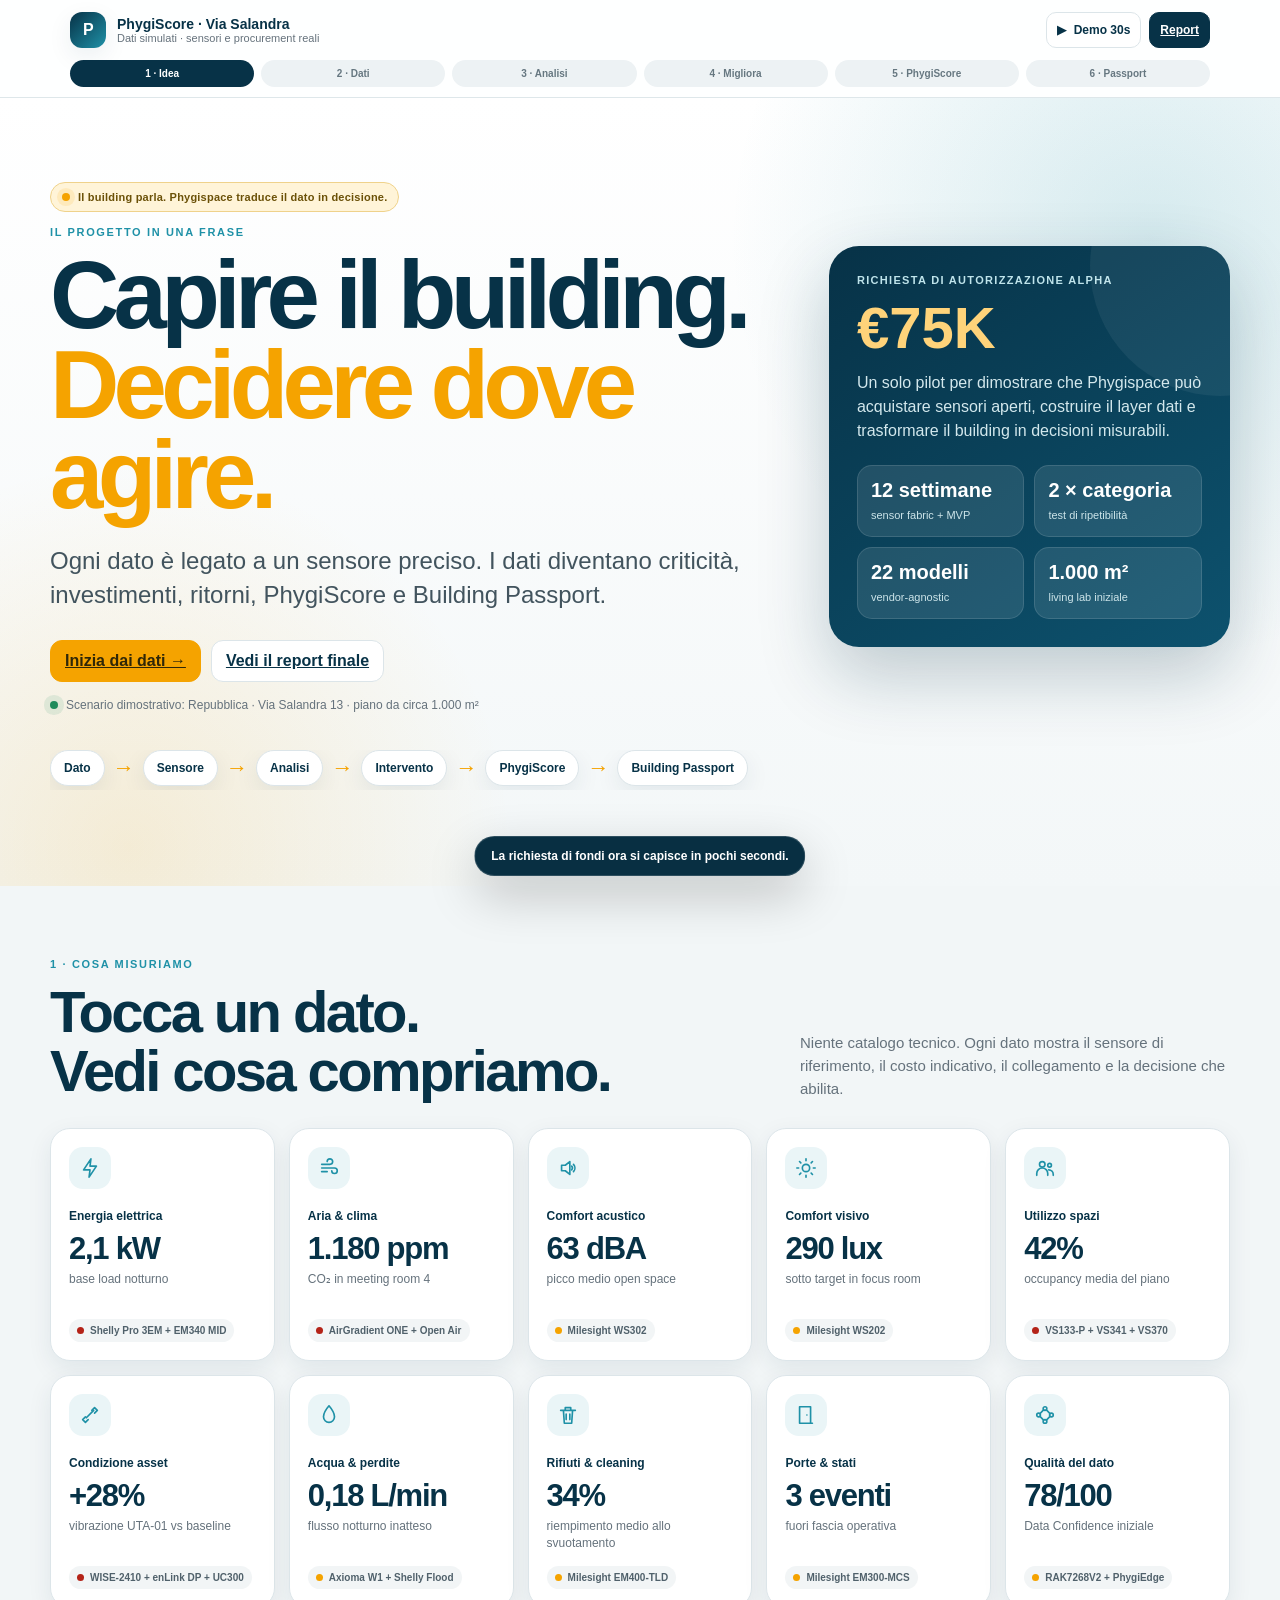
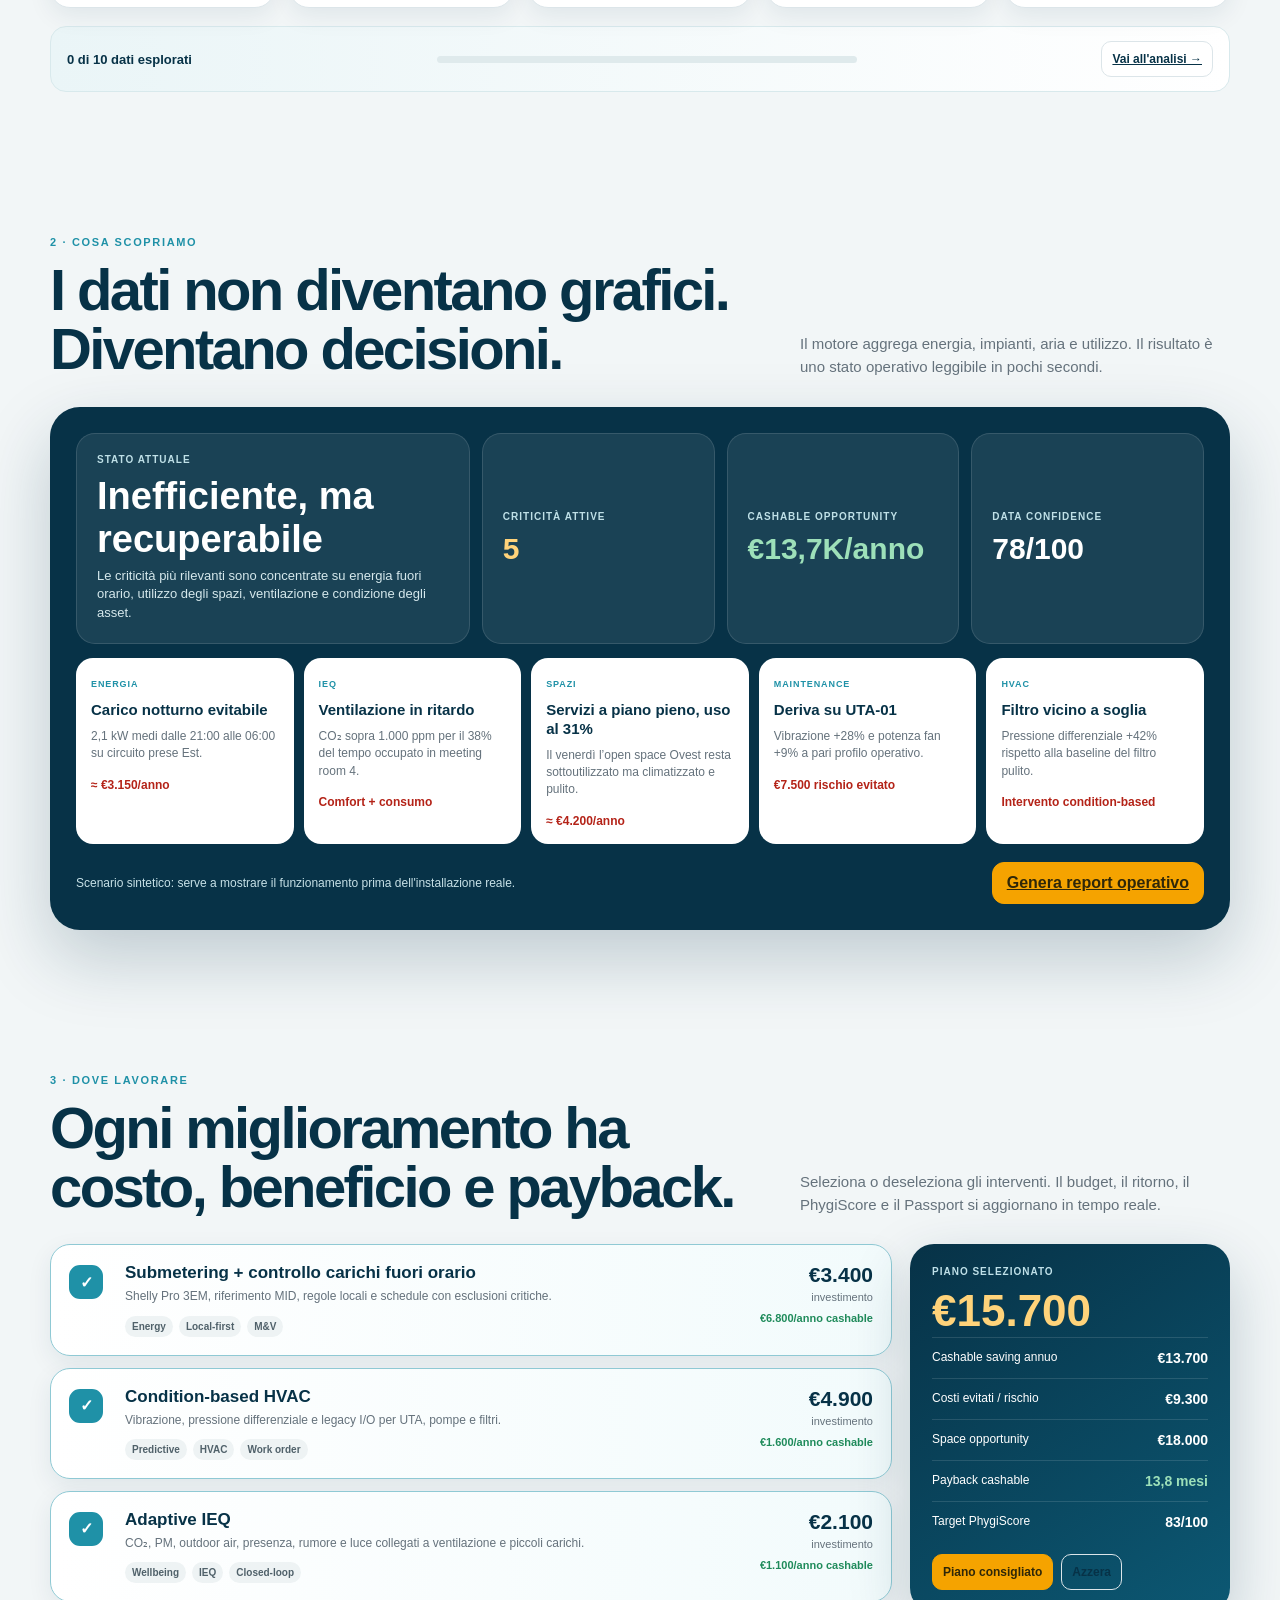
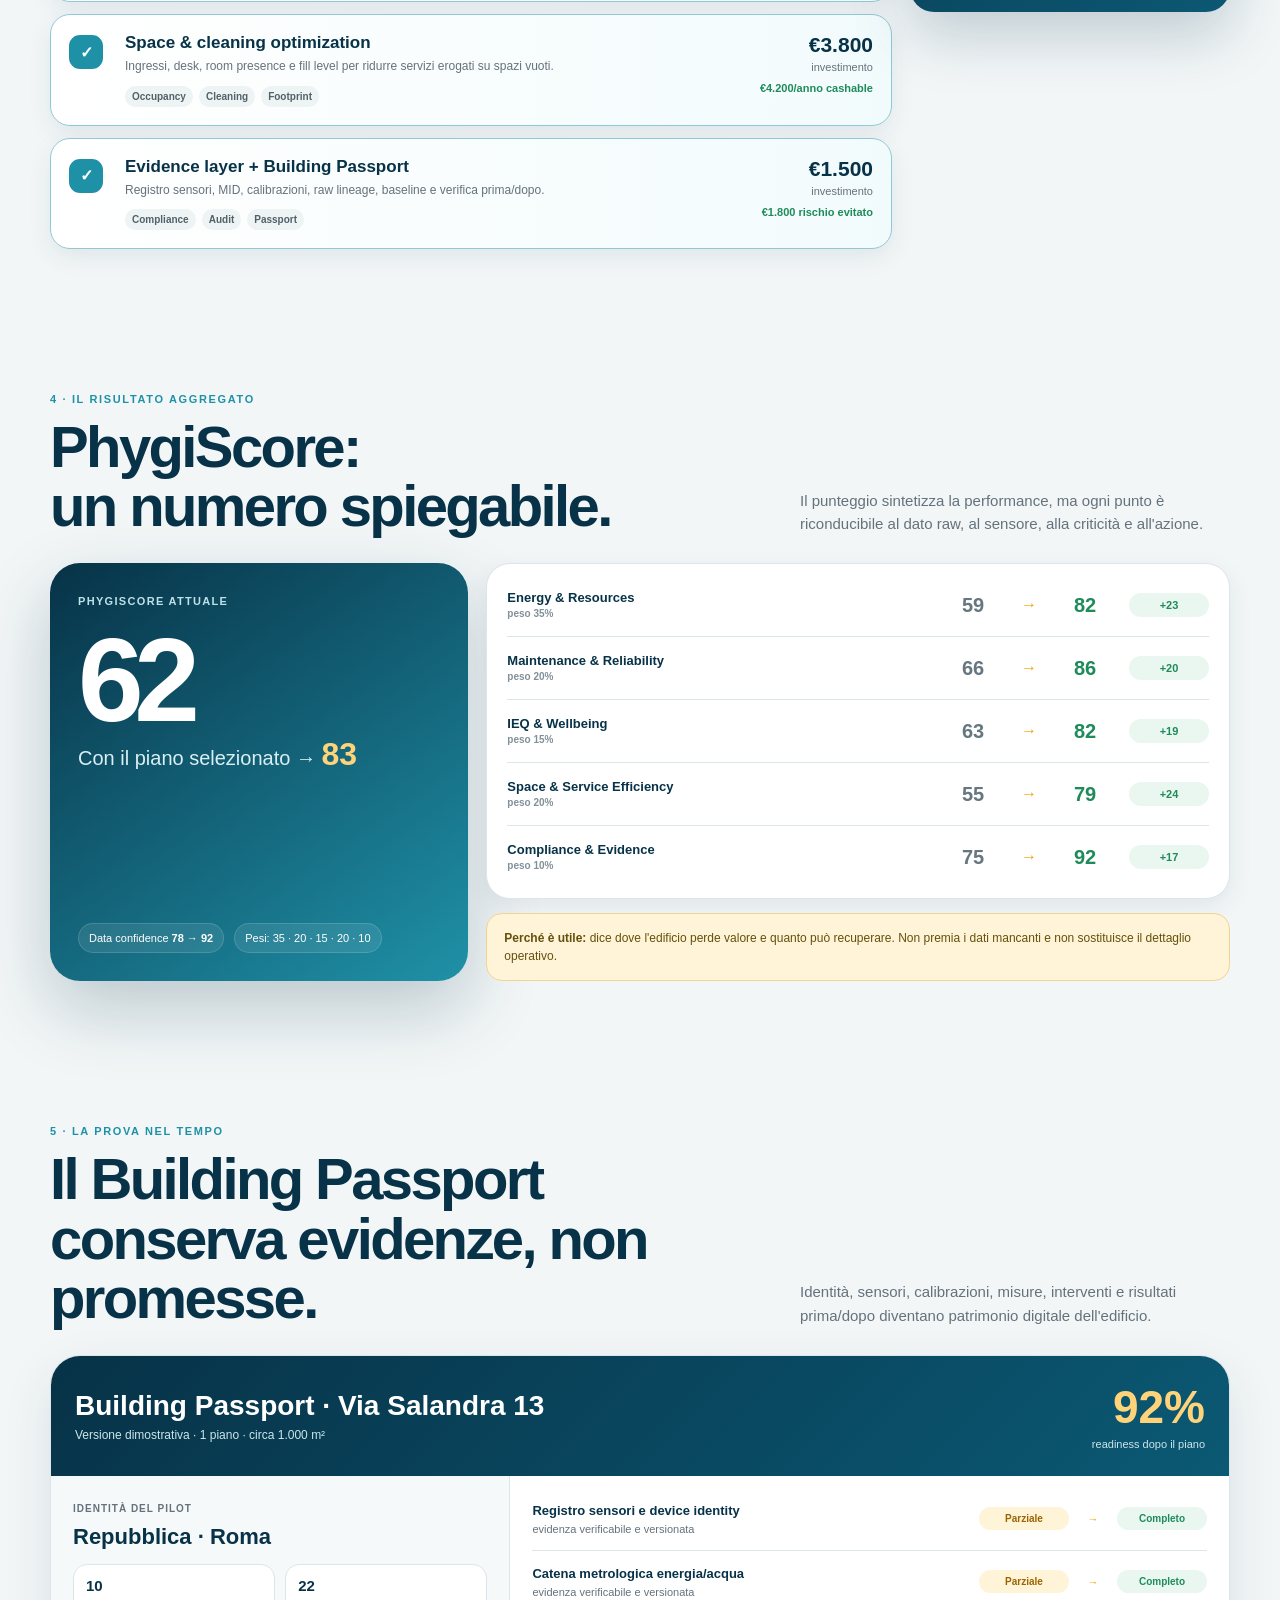
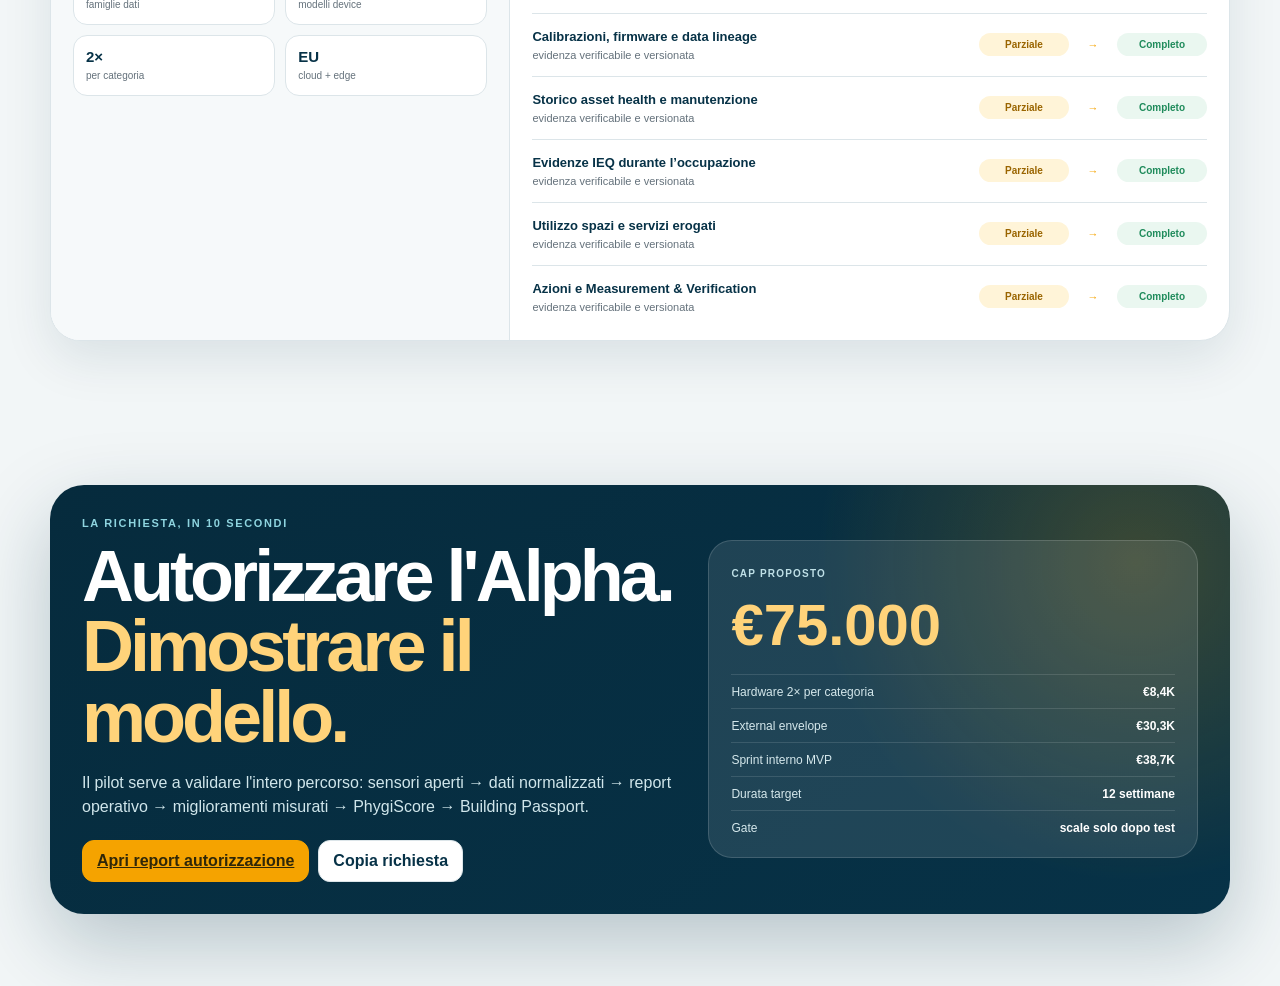
<file: index.html>
<!doctype html>
<html lang="it" class="no-js">
<head>
<meta charset="utf-8" />
<meta name="viewport" content="width=device-width,initial-scale=1,viewport-fit=cover" />
<meta name="theme-color" content="#073247" />
<title>Phygispace — PhygiScore Coffee Demo · Instant</title>
<script>document.documentElement.classList.remove("no-js");document.documentElement.classList.add("js");</script>
<style>
:root{
  --navy:#073247;
  --navy-2:#0b425c;
  --teal:#1f91a7;
  --teal-2:#53b4c3;
  --orange:#f5a300;
  --green:#1f8b5b;
  --red:#b42318;
  --amber:#9a6500;
  --ink:#15232c;
  --muted:#65727c;
  --line:#dce5e9;
  --bg:#f2f6f7;
  --panel:#ffffff;
  --soft:#f8fafb;
  --soft-blue:#eaf5f7;
  --soft-orange:#fff4d8;
  --soft-green:#eaf7f0;
  --soft-red:#fdeceb;
  --shadow:0 18px 50px rgba(7,50,71,.10);
  --shadow-sm:0 8px 24px rgba(7,50,71,.08);
  --radius:22px;
  --max:1180px;
}
*{box-sizing:border-box}
html{scroll-behavior:smooth}
body{margin:0;font-family:Inter,ui-sans-serif,-apple-system,BlinkMacSystemFont,"Segoe UI",Roboto,Arial,sans-serif;background:var(--bg);color:var(--ink);-webkit-font-smoothing:antialiased}
button,input{font:inherit}
a{color:inherit}
button{touch-action:manipulation}
.no-scroll{overflow:hidden}

/* Opening narrative */
.intro{
  position:fixed;inset:0;z-index:1000;background:
  radial-gradient(circle at 20% 20%,rgba(31,145,167,.28),transparent 38%),
  radial-gradient(circle at 85% 80%,rgba(245,163,0,.22),transparent 34%),
  linear-gradient(145deg,var(--navy),#041f2d 72%);
  display:grid;place-items:center;color:#fff;padding:calc(28px + env(safe-area-inset-top)) 28px calc(28px + env(safe-area-inset-bottom));transition:opacity .5s ease,visibility .5s ease;animation:introFailsafe .45s ease 5s forwards;
}
.intro.hidden{opacity:0;visibility:hidden;pointer-events:none}
.intro-toggle{position:fixed;opacity:0;pointer-events:none;width:1px;height:1px}
.intro-toggle:checked + .intro{opacity:0;visibility:hidden;pointer-events:none}
html.no-js .intro{animation-delay:1.65s}
html.no-js .reveal{opacity:1;transform:none}
html.no-js .js-only{display:none!important}
html.js .fallback-only{display:none!important}
.intro-box{width:min(760px,100%);text-align:center}
.intro-kicker{font-size:12px;letter-spacing:.18em;text-transform:uppercase;color:#a8dce5;font-weight:800;margin-bottom:22px}
.intro-line{font-size:clamp(32px,6vw,72px);line-height:1.04;font-weight:780;letter-spacing:-.04em;min-height:2.15em;display:flex;align-items:center;justify-content:center}
.intro-line span{opacity:0;transform:translateY(12px);animation:introText .72s ease forwards}
.intro-progress{height:3px;width:min(380px,78vw);background:rgba(255,255,255,.16);border-radius:999px;margin:24px auto 16px;overflow:hidden}
.intro-progress i{display:block;height:100%;width:0;background:var(--orange);animation:introProgress 3.5s linear forwards}
.intro-skip{display:inline-flex;align-items:center;justify-content:center;border:1px solid rgba(255,255,255,.22);background:rgba(255,255,255,.08);color:#e8f6f8;text-decoration:none;border-radius:999px;cursor:pointer;padding:11px 18px;font-weight:800;min-width:130px;-webkit-tap-highlight-color:transparent}
@keyframes introText{to{opacity:1;transform:none}}
@keyframes introProgress{to{width:100%}}
@keyframes introFailsafe{to{opacity:0;visibility:hidden;pointer-events:none}}

/* Top navigation */
.top-shell{position:sticky;top:0;z-index:60;background:rgba(255,255,255,.92);backdrop-filter:blur(18px);border-bottom:1px solid rgba(220,229,233,.92)}
.topbar{max-width:var(--max);margin:auto;display:flex;align-items:center;justify-content:space-between;gap:16px;padding:12px 20px}
.brand{display:flex;align-items:center;gap:11px;min-width:0}
.brand-mark{width:36px;height:36px;border-radius:12px;background:linear-gradient(135deg,var(--navy),var(--teal));box-shadow:var(--shadow-sm);display:grid;place-items:center;color:#fff;font-weight:900;letter-spacing:-.05em}
.brand-copy{min-width:0}
.brand-copy strong{display:block;color:var(--navy);font-size:14px;white-space:nowrap}
.brand-copy span{display:block;color:var(--muted);font-size:11px;white-space:nowrap;overflow:hidden;text-overflow:ellipsis}
.top-actions{display:flex;align-items:center;gap:8px}
.btn{border:1px solid var(--line);background:#fff;color:var(--navy);border-radius:12px;padding:10px 14px;font-weight:780;cursor:pointer;transition:.18s ease;display:inline-flex;align-items:center;justify-content:center;gap:8px;min-height:42px}
.btn:hover{transform:translateY(-1px);border-color:#9fcfd7;box-shadow:var(--shadow-sm)}
.btn.primary{background:var(--navy);color:#fff;border-color:var(--navy)}
.btn.orange{background:var(--orange);color:#2f2708;border-color:var(--orange)}
.btn.ghost{background:transparent}
.btn.small{padding:8px 10px;min-height:36px;font-size:12px;border-radius:10px}
.btn.full{width:100%}
.btn:disabled{opacity:.55;cursor:not-allowed;transform:none}
.demo-running{background:var(--soft-red)!important;color:var(--red)!important;border-color:#f5c2bf!important}
.journey{max-width:var(--max);margin:auto;padding:0 20px 10px;display:grid;grid-template-columns:repeat(6,1fr);gap:7px}
.journey button,.journey a{position:relative;border:0;background:#edf2f4;color:#667780;border-radius:999px;padding:8px 9px;font-size:10px;font-weight:820;cursor:pointer;white-space:nowrap;overflow:hidden;text-overflow:ellipsis;transition:.2s;text-decoration:none;text-align:center}
.journey button.active,.journey a.active{background:var(--navy);color:#fff}
.journey button.done,.journey a.done{background:#e6f3f5;color:var(--navy)}

/* Base layout */
main{overflow:hidden}
.section{padding:72px 20px}
.section.compact{padding-top:48px;padding-bottom:48px}
.section-inner{width:100%;max-width:var(--max);margin:auto;min-width:0}
.eyebrow{font-size:11px;font-weight:850;letter-spacing:.15em;text-transform:uppercase;color:var(--teal);margin-bottom:12px}
.section-head{display:flex;align-items:flex-end;justify-content:space-between;gap:22px;margin-bottom:28px}
.section-head h2{font-size:clamp(30px,5vw,58px);line-height:1.02;letter-spacing:-.045em;color:var(--navy);margin:0;max-width:800px}
.section-head p{margin:0;color:var(--muted);font-size:15px;line-height:1.55;max-width:430px}
.lede{font-size:clamp(18px,2.5vw,27px);line-height:1.35;color:#31434d;max-width:920px;margin:0}
.reveal{opacity:0;transform:translateY(24px);transition:opacity .65s ease,transform .65s ease}
.reveal.visible{opacity:1;transform:none}

/* Hero */
.hero{min-height:calc(100vh - 112px);display:flex;align-items:center;background:
  radial-gradient(circle at 90% 18%,rgba(31,145,167,.18),transparent 32%),
  radial-gradient(circle at 10% 95%,rgba(245,163,0,.14),transparent 28%),
  linear-gradient(180deg,#ffffff 0%,#f3f7f8 100%);padding-top:48px;padding-bottom:60px}
.hero-grid{display:grid;grid-template-columns:minmax(0,1.3fr) minmax(330px,.7fr);gap:34px;align-items:center}.hero-grid>*{min-width:0}
.hero h1{font-size:clamp(46px,7.5vw,96px);line-height:.94;letter-spacing:-.06em;color:var(--navy);margin:0 0 24px;max-width:900px;overflow-wrap:anywhere}
.hero h1 em{font-style:normal;color:var(--orange)}
.hero-copy{font-size:clamp(18px,2vw,24px);line-height:1.42;color:#42545e;max-width:760px;margin:0 0 28px;overflow-wrap:anywhere}
.hero-actions{display:flex;gap:10px;flex-wrap:wrap}
.hero-note{display:flex;align-items:center;gap:8px;margin-top:16px;color:var(--muted);font-size:12px}
.live-dot{width:8px;height:8px;border-radius:50%;background:var(--green);box-shadow:0 0 0 6px rgba(31,139,91,.11)}
.hero-card{background:linear-gradient(145deg,var(--navy),#0d526e);color:#fff;border-radius:30px;padding:28px;box-shadow:0 28px 70px rgba(7,50,71,.24);position:relative;overflow:hidden}
.hero-card:before{content:"";position:absolute;width:260px;height:260px;border-radius:50%;background:rgba(255,255,255,.06);right:-120px;top:-110px}
.hero-card small{display:block;color:#bfe4eb;font-size:11px;font-weight:800;text-transform:uppercase;letter-spacing:.12em}
.hero-card strong{display:block;font-size:58px;line-height:1;margin:13px 0 4px;color:#fff}
.hero-card .ask{color:#ffd37a}
.hero-card p{color:#d3e8ed;line-height:1.5;margin:14px 0 22px}
.hero-facts{display:grid;grid-template-columns:repeat(2,minmax(0,1fr));gap:10px}
.hero-fact{background:rgba(255,255,255,.1);border:1px solid rgba(255,255,255,.12);border-radius:15px;padding:13px;min-width:0;overflow:hidden}
.hero-fact b{display:block;font-size:20px;margin-bottom:3px}
.hero-fact span{font-size:11px;color:#cce4e9}
.flow-strip{margin-top:38px;display:flex;align-items:center;gap:8px;overflow:auto;padding-bottom:4px;scrollbar-width:none}
.flow-strip::-webkit-scrollbar{display:none}
.flow-pill{flex:0 0 auto;background:#fff;border:1px solid var(--line);border-radius:999px;padding:10px 13px;font-size:12px;font-weight:800;color:var(--navy);box-shadow:var(--shadow-sm)}
.flow-arrow{color:var(--orange);font-size:22px;font-weight:900}

/* Data cards */
.data-grid{display:grid;grid-template-columns:repeat(5,minmax(0,1fr));gap:14px}
.data-card{border:1px solid var(--line);background:#fff;border-radius:20px;padding:18px;min-height:210px;cursor:pointer;box-shadow:var(--shadow-sm);transition:.2s ease;position:relative;text-align:left;color:var(--ink)}
.data-card:hover,.data-card:focus-visible{transform:translateY(-4px);box-shadow:var(--shadow);border-color:#9cced7;outline:none}
.data-card.visited:after{content:"VISTO";position:absolute;right:14px;top:14px;font-size:9px;font-weight:900;letter-spacing:.1em;color:var(--green);background:var(--soft-green);padding:5px 7px;border-radius:999px}
.icon-wrap{width:42px;height:42px;border-radius:14px;display:grid;place-items:center;background:var(--soft-blue);color:var(--teal);margin-bottom:20px}
.icon-wrap svg{width:22px;height:22px;stroke:currentColor;fill:none;stroke-width:1.8;stroke-linecap:round;stroke-linejoin:round}
.data-card .label{display:block;font-size:12px;font-weight:830;color:var(--navy);margin-bottom:10px}
.data-card .value{display:block;font-size:31px;line-height:1;font-weight:850;letter-spacing:-.04em;color:var(--navy);margin-bottom:7px}
.data-card .desc{display:block;font-size:12px;line-height:1.4;color:var(--muted);min-height:34px}
.data-card .sensor-chip{margin-top:14px;display:inline-flex;align-items:center;gap:6px;background:#f2f5f6;border-radius:999px;padding:6px 8px;color:#50616b;font-size:10px;font-weight:750;max-width:100%;white-space:nowrap;overflow:hidden;text-overflow:ellipsis}
.status-dot{width:7px;height:7px;border-radius:50%;flex:0 0 auto}
.status-dot.critical{background:var(--red)}
.status-dot.warning{background:var(--orange)}
.status-dot.good{background:var(--green)}
.explore-row{display:flex;align-items:center;justify-content:space-between;gap:16px;margin-top:18px;background:linear-gradient(90deg,var(--soft-blue),#fff);border:1px solid #d8e9ec;border-radius:16px;padding:14px 16px;color:var(--navy)}
.explore-row b{font-size:13px}
.explore-progress{height:7px;background:#dfeaec;border-radius:999px;overflow:hidden;flex:1;max-width:420px}
.explore-progress i{display:block;height:100%;width:0;background:linear-gradient(90deg,var(--teal),var(--orange));transition:width .35s ease}

/* Analysis */
.analysis-shell{background:var(--navy);color:#fff;border-radius:30px;padding:26px;box-shadow:0 28px 70px rgba(7,50,71,.22)}
.analysis-top{display:grid;grid-template-columns:1.1fr repeat(3,.65fr);gap:12px;align-items:stretch}
.analysis-main{background:rgba(255,255,255,.08);border:1px solid rgba(255,255,255,.12);border-radius:19px;padding:20px}
.analysis-main small,.analysis-kpi small{display:block;color:#bfe0e7;font-size:10px;font-weight:850;letter-spacing:.1em;text-transform:uppercase}
.analysis-main strong{display:block;font-size:38px;margin:10px 0 6px}
.analysis-main p{margin:0;color:#d5e8ec;line-height:1.45;font-size:13px}
.analysis-kpi{background:rgba(255,255,255,.08);border:1px solid rgba(255,255,255,.12);border-radius:19px;padding:20px;display:flex;flex-direction:column;justify-content:center}
.analysis-kpi strong{font-size:30px;margin-top:10px;color:#fff}
.analysis-kpi.orange strong{color:#ffd37a}
.analysis-kpi.green strong{color:#9de0b9}
.issue-list{display:grid;grid-template-columns:repeat(5,minmax(0,1fr));gap:10px;margin-top:14px}
.issue{background:#fff;color:var(--ink);border-radius:17px;padding:15px;min-height:170px}
.issue .issue-domain{font-size:9px;font-weight:900;letter-spacing:.1em;text-transform:uppercase;color:var(--teal)}
.issue h3{font-size:15px;line-height:1.25;margin:10px 0 8px;color:var(--navy)}
.issue p{font-size:12px;line-height:1.45;color:var(--muted);margin:0 0 12px}
.issue b{font-size:12px;color:var(--red)}
.analysis-actions{display:flex;justify-content:space-between;align-items:center;gap:14px;margin-top:18px;flex-wrap:wrap}
.analysis-actions span{color:#c7e1e7;font-size:12px}

/* Improvement plan */
.plan-layout{display:grid;grid-template-columns:minmax(0,1.45fr) minmax(320px,.55fr);gap:18px;align-items:start}
.plan-list{display:flex;flex-direction:column;gap:12px}
.plan-card{background:#fff;border:1px solid var(--line);border-radius:20px;padding:18px;display:grid;grid-template-columns:42px minmax(0,1fr) auto;gap:14px;align-items:start;cursor:pointer;box-shadow:var(--shadow-sm);transition:.2s}
.plan-card:hover{border-color:#9cced7}
.plan-card.selected{border-color:#8fc9d4;background:linear-gradient(90deg,#fff,#f2fbfc)}
.plan-check{width:34px;height:34px;border:2px solid #b7c5cb;border-radius:11px;display:grid;place-items:center;color:transparent;font-weight:900;margin-top:2px;transition:.2s}
.plan-card.selected .plan-check{background:var(--teal);border-color:var(--teal);color:#fff}
.plan-card h3{font-size:17px;margin:0 0 5px;color:var(--navy)}
.plan-card p{font-size:12px;color:var(--muted);line-height:1.45;margin:0 0 10px}
.plan-tags{display:flex;flex-wrap:wrap;gap:6px}
.plan-tag{font-size:10px;font-weight:760;background:#eef3f4;color:#50616a;border-radius:999px;padding:5px 7px}
.plan-econ{text-align:right;min-width:150px}
.plan-econ strong{display:block;font-size:21px;color:var(--navy)}
.plan-econ span{display:block;font-size:11px;color:var(--muted);margin-top:4px}
.plan-econ .benefit{color:var(--green);font-weight:800;margin-top:9px}
.plan-summary{position:sticky;top:130px;background:linear-gradient(145deg,var(--navy),#0c5873);color:#fff;border-radius:24px;padding:22px;box-shadow:0 22px 60px rgba(7,50,71,.22)}
.plan-summary small{display:block;color:#bfe0e8;font-size:10px;font-weight:850;letter-spacing:.1em;text-transform:uppercase}
.plan-summary .big{display:block;font-size:44px;line-height:1;margin:12px 0 4px;color:#ffd37a}
.summary-row{display:flex;justify-content:space-between;gap:12px;border-top:1px solid rgba(255,255,255,.12);padding:12px 0;font-size:12px}
.summary-row b{font-size:14px;color:#fff}
.summary-row.green b{color:#9de0b9}
.summary-actions{display:flex;gap:8px;margin-top:12px}

/* Score */
.score-panel{display:grid;grid-template-columns:minmax(280px,.72fr) minmax(0,1.28fr);gap:18px}
.score-hero{background:linear-gradient(145deg,var(--navy),var(--teal));color:#fff;border-radius:30px;padding:28px;min-height:390px;display:flex;flex-direction:column;justify-content:space-between;box-shadow:0 28px 70px rgba(7,50,71,.23)}
.score-hero small{font-size:11px;letter-spacing:.12em;text-transform:uppercase;font-weight:850;color:#bfe1e8}
.score-number{font-size:118px;line-height:.8;font-weight:850;letter-spacing:-.08em;margin:24px 0 8px}
.score-target{font-size:20px;color:#d9eff3}
.score-target b{color:#ffd37a;font-size:32px}
.score-foot{display:flex;gap:10px;flex-wrap:wrap}
.score-chip{border:1px solid rgba(255,255,255,.14);background:rgba(255,255,255,.09);border-radius:999px;padding:8px 10px;font-size:11px}
.score-table{background:#fff;border:1px solid var(--line);border-radius:24px;padding:10px 20px;box-shadow:var(--shadow-sm)}
.score-row{display:grid;grid-template-columns:minmax(150px,1fr) 68px 24px 68px 80px;align-items:center;gap:10px;padding:16px 0;border-bottom:1px solid var(--line)}
.score-row:last-child{border-bottom:0}
.score-row b{color:var(--navy);font-size:13px}
.score-current,.score-after{font-size:20px;font-weight:850;text-align:center}
.score-current{color:#667780}
.score-after{color:var(--green)}
.score-arrow{color:var(--orange);font-weight:900;text-align:center}
.score-delta{font-size:11px;font-weight:800;color:var(--green);background:var(--soft-green);padding:6px 8px;border-radius:999px;text-align:center}
.score-explain{margin-top:14px;padding:15px 17px;background:var(--soft-orange);border:1px solid #f2d490;border-radius:16px;font-size:12px;line-height:1.5;color:#65500b}

/* Passport */
.passport{background:#fff;border:1px solid var(--line);border-radius:30px;overflow:hidden;box-shadow:var(--shadow)}
.passport-head{background:linear-gradient(135deg,var(--navy),#0b5974);color:#fff;padding:24px;display:flex;justify-content:space-between;gap:24px;align-items:center}
.passport-head h3{font-size:28px;margin:0 0 6px}
.passport-head p{margin:0;color:#cde6eb;font-size:12px}
.passport-ready{text-align:right}
.passport-ready strong{display:block;font-size:46px;color:#ffd37a}
.passport-ready span{font-size:11px;color:#cde6eb}
.passport-body{display:grid;grid-template-columns:.78fr 1.22fr;gap:0}
.passport-id{padding:22px;background:#f6f9fa;border-right:1px solid var(--line)}
.passport-id small{font-size:10px;color:var(--muted);font-weight:830;text-transform:uppercase;letter-spacing:.1em}
.passport-id strong{display:block;font-size:22px;color:var(--navy);margin:8px 0 14px}
.id-grid{display:grid;grid-template-columns:1fr 1fr;gap:10px}
.id-cell{background:#fff;border:1px solid var(--line);border-radius:14px;padding:12px}
.id-cell b{display:block;color:var(--navy);font-size:15px}
.id-cell span{font-size:10px;color:var(--muted)}
.passport-checks{padding:12px 22px}
.passport-row{display:grid;grid-template-columns:minmax(0,1fr) 90px 28px 90px;gap:10px;align-items:center;padding:13px 0;border-bottom:1px solid var(--line)}
.passport-row:last-child{border-bottom:0}
.passport-row b{font-size:13px;color:var(--navy)}
.passport-row span{font-size:11px;color:var(--muted)}
.passport-state{font-size:10px!important;font-weight:830!important;padding:6px 8px;border-radius:999px;text-align:center}
.passport-state.partial{background:var(--soft-orange);color:var(--amber)!important}
.passport-state.complete{background:var(--soft-green);color:var(--green)!important}
.passport-arrow{color:var(--orange)!important;text-align:center;font-weight:900}

/* Funding */
.funding{background:
  radial-gradient(circle at 92% 18%,rgba(245,163,0,.22),transparent 28%),
  linear-gradient(145deg,#062b3d,var(--navy));color:#fff;border-radius:34px;padding:32px;box-shadow:0 30px 80px rgba(7,50,71,.25)}
.funding-grid{display:grid;grid-template-columns:minmax(0,1.1fr) minmax(310px,.9fr);gap:28px;align-items:center}
.funding h2{font-size:clamp(38px,6vw,72px);line-height:.98;letter-spacing:-.055em;margin:0 0 18px}
.funding h2 em{font-style:normal;color:#ffd37a}
.funding p{color:#d0e6eb;line-height:1.55;max-width:720px}
.fund-card{background:rgba(255,255,255,.1);border:1px solid rgba(255,255,255,.15);border-radius:24px;padding:22px}
.fund-card small{font-size:10px;color:#bfe0e7;text-transform:uppercase;font-weight:850;letter-spacing:.12em}
.fund-card strong{display:block;font-size:58px;color:#ffd37a;margin:10px 0 5px}
.fund-list{display:flex;flex-direction:column;gap:9px;margin-top:16px}
.fund-item{display:flex;justify-content:space-between;gap:12px;border-top:1px solid rgba(255,255,255,.12);padding-top:10px;font-size:12px;color:#d5e8ec}
.fund-item b{color:#fff}
.funding-actions{display:flex;gap:9px;flex-wrap:wrap;margin-top:20px}

/* Sheets, report and toasts */
.overlay{position:fixed;inset:0;z-index:200;background:rgba(4,27,39,.56);opacity:0;visibility:hidden;transition:.25s}
.overlay.open{opacity:1;visibility:visible}
.sheet{position:absolute;right:0;top:0;height:100%;width:min(620px,100%);background:#fff;transform:translateX(100%);transition:.3s ease;overflow:auto;padding:24px;box-shadow:-20px 0 60px rgba(0,0,0,.18)}
.overlay.open .sheet{transform:none}
.sheet-close{position:sticky;top:0;margin-left:auto;z-index:2;width:38px;height:38px;border:1px solid var(--line);background:#fff;border-radius:50%;display:grid;place-items:center;font-size:20px;cursor:pointer;box-shadow:var(--shadow-sm)}
.sheet-kicker{color:var(--teal);font-size:10px;font-weight:900;letter-spacing:.12em;text-transform:uppercase;margin-top:6px}
.sheet h2{font-size:36px;line-height:1.04;letter-spacing:-.04em;color:var(--navy);margin:8px 0 12px}
.sheet-value{display:inline-flex;align-items:center;gap:8px;background:var(--soft-red);color:var(--red);font-weight:850;border-radius:999px;padding:8px 10px;font-size:12px}
.sheet-copy{font-size:15px;line-height:1.55;color:#42545e;margin:18px 0}
.decision-chain{background:var(--soft-orange);border:1px solid #f1d28a;border-radius:18px;padding:16px;color:#6c5309;font-size:13px;line-height:1.5;margin-bottom:18px}
.sensor-list{display:flex;flex-direction:column;gap:10px}
.sensor-item{border:1px solid var(--line);border-radius:18px;padding:15px;background:#fff}
.sensor-item-top{display:flex;justify-content:space-between;gap:12px;align-items:flex-start}
.sensor-item h3{font-size:16px;color:var(--navy);margin:0 0 4px}
.sensor-item .vendor{font-size:11px;color:var(--muted)}
.sensor-price{font-size:14px;font-weight:850;color:var(--navy);white-space:nowrap}
.sensor-facts{display:grid;grid-template-columns:1fr 1fr;gap:8px;margin-top:12px}
.sensor-fact{background:var(--soft);border-radius:12px;padding:10px;font-size:11px;color:#4d5e67;line-height:1.35}
.sensor-fact b{display:block;font-size:9px;text-transform:uppercase;letter-spacing:.08em;color:var(--muted);margin-bottom:4px}
.sensor-item-actions{display:flex;gap:8px;margin-top:12px;flex-wrap:wrap}
.sheet-tip{margin-top:16px;padding:13px 15px;border-left:4px solid var(--teal);background:var(--soft-blue);font-size:12px;line-height:1.45;color:#274754}

.report-modal{position:fixed;inset:0;z-index:300;background:rgba(4,27,39,.6);display:grid;place-items:center;padding:18px;opacity:0;visibility:hidden;transition:.25s}
.report-modal.open{opacity:1;visibility:visible}
.report-wrap{width:min(980px,100%);max-height:94vh;background:#fff;border-radius:24px;overflow:auto;box-shadow:0 28px 90px rgba(0,0,0,.25);transform:translateY(14px);transition:.25s}
.report-modal.open .report-wrap{transform:none}
.report-toolbar{position:sticky;top:0;background:rgba(255,255,255,.95);backdrop-filter:blur(14px);border-bottom:1px solid var(--line);padding:12px 16px;display:flex;justify-content:space-between;gap:10px;z-index:5}
.report-toolbar .group{display:flex;gap:8px;flex-wrap:wrap}
.report{padding:28px}
.report-head{border-bottom:3px solid var(--navy);padding-bottom:18px;display:flex;justify-content:space-between;gap:20px;align-items:flex-end}
.report-head h1{font-size:38px;letter-spacing:-.04em;color:var(--navy);margin:0 0 6px}
.report-head p{margin:0;color:var(--muted);font-size:12px}
.report-score{text-align:right}
.report-score strong{font-size:54px;color:var(--navy)}
.report-score span{font-size:12px;color:var(--muted)}
.report-grid{display:grid;grid-template-columns:repeat(4,1fr);gap:10px;margin:18px 0}
.report-kpi{background:var(--soft);border:1px solid var(--line);border-radius:14px;padding:13px}
.report-kpi small{font-size:9px;text-transform:uppercase;font-weight:850;color:var(--muted)}
.report-kpi strong{display:block;font-size:22px;color:var(--navy);margin-top:7px}
.report h2{font-size:18px;color:var(--navy);margin:24px 0 10px}
.report-table{width:100%;border-collapse:collapse;font-size:12px}
.report-table th,.report-table td{border-bottom:1px solid var(--line);padding:10px 8px;text-align:left;vertical-align:top}
.report-table th{color:var(--navy);font-size:10px;text-transform:uppercase;letter-spacing:.06em}
.report-note{margin-top:20px;background:var(--soft-orange);border:1px solid #efd18d;border-radius:14px;padding:13px;color:#6b5209;font-size:11px;line-height:1.45}

.toast{position:fixed;left:50%;bottom:24px;z-index:500;transform:translate(-50%,24px);background:#082f42;color:#fff;border:1px solid rgba(255,255,255,.15);box-shadow:0 18px 50px rgba(0,0,0,.22);border-radius:999px;padding:12px 16px;font-size:12px;font-weight:750;opacity:0;visibility:hidden;transition:.3s;max-width:min(620px,90vw);text-align:center}
.toast.show{opacity:1;visibility:visible;transform:translate(-50%,0)}

/* Responsive */
@media (max-width:1060px){
  .data-grid{grid-template-columns:repeat(3,minmax(0,1fr))}
  .issue-list{grid-template-columns:repeat(2,minmax(0,1fr))}
  .analysis-top{grid-template-columns:1fr 1fr}
  .plan-layout{grid-template-columns:1fr}
  .plan-summary{position:relative;top:auto}
  .passport-body{grid-template-columns:1fr}
  .passport-id{border-right:0;border-bottom:1px solid var(--line)}
}
@media (max-width:820px){
  .topbar{padding:10px 14px}
  .brand-copy span{display:none}
  .top-actions .label-hide{display:none}
  .journey{display:flex;overflow:auto;padding:0 14px 8px;scrollbar-width:none}
  .journey::-webkit-scrollbar{display:none}
  .journey button{flex:0 0 auto;padding:8px 11px}
  .section{padding:58px 16px}
  .hero{min-height:auto;padding-top:42px}
  .hero-grid{grid-template-columns:1fr}
  .hero h1{max-width:680px}
  .hero-card{padding:23px}
  .section-head{display:block}
  .section-head p{margin-top:14px}
  .data-grid{display:flex;overflow:auto;scroll-snap-type:x mandatory;margin-left:-16px;margin-right:-16px;padding:4px 16px 16px;gap:11px;scrollbar-width:none}
  .data-grid::-webkit-scrollbar{display:none}
  .data-card{flex:0 0 78vw;max-width:330px;scroll-snap-align:start}
  .analysis-top{grid-template-columns:1fr 1fr}
  .analysis-main{grid-column:1/-1}
  .issue-list{display:flex;overflow:auto;scroll-snap-type:x mandatory;margin-right:-26px;padding-right:26px;scrollbar-width:none}
  .issue-list::-webkit-scrollbar{display:none}
  .issue{flex:0 0 78vw;max-width:310px;scroll-snap-align:start}
  .plan-card{grid-template-columns:38px minmax(0,1fr)}
  .plan-econ{grid-column:2;text-align:left;display:flex;align-items:baseline;gap:10px;min-width:0}
  .plan-econ strong{font-size:18px}
  .score-panel{grid-template-columns:1fr}
  .score-hero{min-height:320px}
  .score-number{font-size:96px}
  .funding-grid{grid-template-columns:1fr}
  .report-grid{grid-template-columns:1fr 1fr}
}
@media (max-width:560px){
  .btn{padding:10px 11px}
  .brand-mark{width:34px;height:34px}
  .hero h1{font-size:42px;line-height:.98;overflow-wrap:normal}
  .hero-copy{font-size:17px}
  .hero-actions .btn{flex:1 1 145px}
  .hero-note{line-height:1.45;align-items:flex-start}
  .hero-card p{overflow-wrap:anywhere}
  .hero-facts{grid-template-columns:repeat(2,minmax(0,1fr))}
  .analysis-shell{padding:16px;border-radius:24px}
  .analysis-top{grid-template-columns:1fr}
  .analysis-main{grid-column:auto}
  .analysis-kpi{min-height:110px}
  .plan-card{padding:15px}
  .score-row{grid-template-columns:minmax(120px,1fr) 48px 18px 48px 62px;gap:7px}
  .score-current,.score-after{font-size:17px}
  .passport-head{display:block}
  .passport-ready{text-align:left;margin-top:14px}
  .passport-row{grid-template-columns:minmax(0,1fr) 76px 20px 76px}
  .sheet{padding:17px}
  .sheet h2{font-size:31px}
  .sensor-facts{grid-template-columns:1fr}
  .report{padding:18px}
  .report-head{display:block}
  .report-score{text-align:left;margin-top:12px}
  .report-grid{grid-template-columns:1fr 1fr}
  .report-toolbar{align-items:flex-start}
}

@media (prefers-reduced-motion:reduce){
  html{scroll-behavior:auto}
  *,*:before,*:after{animation-duration:.01ms!important;animation-iteration-count:1!important;transition-duration:.01ms!important}
}


/* Native fallback for iOS document preview / JavaScript-disabled viewers */
.fallback-card{background:#fff;border:1px solid var(--line);border-radius:20px;box-shadow:var(--shadow-sm);overflow:hidden;min-width:0}
.fallback-card summary{list-style:none;cursor:pointer;padding:18px;min-height:210px;display:flex;flex-direction:column;position:relative;-webkit-tap-highlight-color:transparent}
.fallback-card summary::-webkit-details-marker{display:none}
.fallback-card summary:after{content:"＋";position:absolute;right:15px;bottom:14px;width:28px;height:28px;border-radius:50%;display:grid;place-items:center;background:var(--soft-blue);color:var(--teal);font-weight:900}
.fallback-card[open] summary:after{content:"−"}
.fallback-card .fallback-body{border-top:1px solid var(--line);padding:15px 18px 18px;background:#fbfdfd;color:#40535d;font-size:12px;line-height:1.55}
.fallback-card .fallback-body b{color:var(--navy)}
.fallback-card .fallback-body a{display:inline-flex;margin-top:10px;color:var(--teal);font-weight:800}
.fallback-hint{display:none}
html.no-js .fallback-hint{display:block;background:var(--soft-orange);border:1px solid #f1d28a;color:#6c5309;border-radius:15px;padding:12px 14px;margin:0 0 16px;font-size:12px;line-height:1.45}
.static-report{background:#fff;border:1px solid var(--line);border-radius:26px;padding:22px;box-shadow:var(--shadow)}
.static-report h2{margin:0 0 8px;color:var(--navy);font-size:34px;letter-spacing:-.04em}
.static-report h3{color:var(--navy);margin:22px 0 10px}
.static-report-grid{display:grid;grid-template-columns:repeat(4,minmax(0,1fr));gap:10px;margin:18px 0}
.static-report-kpi{background:var(--soft);border:1px solid var(--line);border-radius:15px;padding:14px}
.static-report-kpi small{display:block;color:var(--muted);font-size:10px;text-transform:uppercase;font-weight:850;letter-spacing:.08em}
.static-report-kpi strong{display:block;color:var(--navy);font-size:22px;margin-top:7px}
.static-report table{width:100%;border-collapse:collapse;font-size:12px}
.static-report th,.static-report td{padding:10px;border-bottom:1px solid var(--line);text-align:left;vertical-align:top}
.static-report th{color:var(--navy);background:#f5f8f9}
@media(max-width:700px){.static-report-grid{grid-template-columns:1fr 1fr}.fallback-card summary{min-height:185px}}
@media(prefers-reduced-motion:reduce){.intro{animation-delay:0s!important}}

/* Instant-start revision: no blocking splash on mobile or desktop */
#intro,.intro-toggle{display:none!important}
.instant-line{display:inline-flex;align-items:center;gap:8px;margin:0 0 14px;padding:8px 11px;border-radius:999px;background:var(--soft-orange);border:1px solid #efd28b;color:#6b5108;font-size:11px;font-weight:850;letter-spacing:.02em;animation:instantFade .7s ease both}
.instant-line:before{content:"";width:8px;height:8px;border-radius:50%;background:var(--orange);box-shadow:0 0 0 5px rgba(245,163,0,.13)}
@keyframes instantFade{from{opacity:0;transform:translateY(7px)}to{opacity:1;transform:none}}

@media print{
  body.printing-report *{visibility:hidden!important}
  body.printing-report .report-modal,body.printing-report .report-modal *{visibility:visible!important}
  body.printing-report .report-modal{position:absolute;inset:0;background:#fff;padding:0;display:block;opacity:1;visibility:visible}
  body.printing-report .report-wrap{width:100%;max-height:none;border-radius:0;box-shadow:none;overflow:visible}
  body.printing-report .report-toolbar{display:none}
  body.printing-report .report{padding:18mm}
}
</style>
</head>
<body>

<header class="top-shell">
  <div class="topbar">
    <div class="brand">
      <div class="brand-mark">P</div>
      <div class="brand-copy">
        <strong>PhygiScore · Via Salandra</strong>
        <span>Dati simulati · sensori e procurement reali</span>
      </div>
    </div>
    <div class="top-actions">
      <button class="btn small js-only" id="coffeeBtn" type="button">▶ <span class="label-hide">Demo 30s</span></button><a class="btn small fallback-only" href="#data">Scorri →</a>
      <a class="btn small primary" id="topReportBtn" href="#report-static">Report</a>
    </div>
  </div>
  <nav class="journey" aria-label="Percorso del prodotto">
    <a href="#hero" data-target="hero" class="active">1 · Idea</a>
    <a href="#data" data-target="data">2 · Dati</a>
    <a href="#analysis" data-target="analysis">3 · Analisi</a>
    <a href="#plan" data-target="plan">4 · Migliora</a>
    <a href="#score" data-target="score">5 · PhygiScore</a>
    <a href="#passport" data-target="passport">6 · Passport</a>
  </nav>
</header>

<main>
  <section class="section hero" id="hero" data-step="0">
    <div class="section-inner">
      <div class="hero-grid">
        <div class="reveal">
          <div class="instant-line" aria-label="Messaggio chiave">Il building parla. Phygispace traduce il dato in decisione.</div>
          <div class="eyebrow">Il progetto in una frase</div>
          <h1>Capire il building.<br><em>Decidere dove agire.</em></h1>
          <p class="hero-copy">Ogni dato è legato a un sensore preciso. I dati diventano criticità, investimenti, ritorni, PhygiScore e Building Passport.</p>
          <div class="hero-actions">
            <a class="btn orange" href="#data" data-scroll="data">Inizia dai dati →</a>
            <a class="btn" href="#report-static" id="heroReportBtn">Vedi il report finale</a>
          </div>
          <div class="hero-note"><span class="live-dot"></span> Scenario dimostrativo: Repubblica · Via Salandra 13 · piano da circa 1.000 m²</div>
        </div>
        <aside class="hero-card reveal">
          <small>Richiesta di autorizzazione Alpha</small>
          <strong class="ask">€75K</strong>
          <p>Un solo pilot per dimostrare che Phygispace può acquistare sensori aperti, costruire il layer dati e trasformare il building in decisioni misurabili.</p>
          <div class="hero-facts">
            <div class="hero-fact"><b>12 settimane</b><span>sensor fabric + MVP</span></div>
            <div class="hero-fact"><b>2 × categoria</b><span>test di ripetibilità</span></div>
            <div class="hero-fact"><b>22 modelli</b><span>vendor-agnostic</span></div>
            <div class="hero-fact"><b>1.000 m²</b><span>living lab iniziale</span></div>
          </div>
        </aside>
      </div>
      <div class="flow-strip reveal" aria-label="Flusso del prodotto">
        <span class="flow-pill">Dato</span><span class="flow-arrow">→</span>
        <span class="flow-pill">Sensore</span><span class="flow-arrow">→</span>
        <span class="flow-pill">Analisi</span><span class="flow-arrow">→</span>
        <span class="flow-pill">Intervento</span><span class="flow-arrow">→</span>
        <span class="flow-pill">PhygiScore</span><span class="flow-arrow">→</span>
        <span class="flow-pill">Building Passport</span>
      </div>
    </div>
  </section>

  <section class="section" id="data" data-step="1">
    <div class="section-inner">
      <div class="section-head reveal">
        <div>
          <div class="eyebrow">1 · Cosa misuriamo</div>
          <h2>Tocca un dato.<br>Vedi cosa compriamo.</h2>
        </div>
        <p>Niente catalogo tecnico. Ogni dato mostra il sensore di riferimento, il costo indicativo, il collegamento e la decisione che abilita.</p>
      </div>
      <div class="fallback-hint">Questa anteprima usa la modalità compatibile con iPhone. Tocca ogni scheda per aprire il sensore e la decisione collegata.</div><div class="data-grid reveal" id="dataGrid"><details class="fallback-card">
      <summary>
        <span class="label">Energia elettrica</span>
        <span class="value">2,1 kW</span>
        <span class="desc">base load notturno</span>
        <span class="sensor-chip"><span class="status-dot critical"></span>Shelly Pro 3EM + Carlo Gavazzi EM340 MID</span>
      </summary>
      <div class="fallback-body"><b>Sensore / stack:</b> Shelly Pro 3EM + Carlo Gavazzi EM340 MID<br><b>Connessione:</b> MQTT / Modbus · misura rapida + riferimento MID<br><b>Decisione abilitata:</b> Programmare i carichi fuori orario e verificare il saving.</div>
    </details><details class="fallback-card">
      <summary>
        <span class="label">Aria &amp; clima</span>
        <span class="value">1.180 ppm</span>
        <span class="desc">CO₂ in meeting room 4</span>
        <span class="sensor-chip"><span class="status-dot critical"></span>AirGradient ONE + Open Air</span>
      </summary>
      <div class="fallback-body"><b>Sensore / stack:</b> AirGradient ONE + Open Air<br><b>Connessione:</b> Wi‑Fi · MQTT / Local API<br><b>Decisione abilitata:</b> Correggere ventilazione e purificazione senza aumentare inutilmente i consumi.</div>
    </details><details class="fallback-card">
      <summary>
        <span class="label">Comfort acustico</span>
        <span class="value">63 dBA</span>
        <span class="desc">picco medio open space</span>
        <span class="sensor-chip"><span class="status-dot warning"></span>Milesight WS302</span>
      </summary>
      <div class="fallback-body"><b>Sensore / stack:</b> Milesight WS302<br><b>Connessione:</b> LoRaWAN · nessuna registrazione audio<br><b>Decisione abilitata:</b> Individuare aree rumorose e intervenire su layout e quiet zone.</div>
    </details><details class="fallback-card">
      <summary>
        <span class="label">Comfort visivo</span>
        <span class="value">290 lux</span>
        <span class="desc">sotto target in focus room</span>
        <span class="sensor-chip"><span class="status-dot warning"></span>Milesight WS202</span>
      </summary>
      <div class="fallback-body"><b>Sensore / stack:</b> Milesight WS202<br><b>Connessione:</b> LoRaWAN · batteria<br><b>Decisione abilitata:</b> Migliorare la luce dove serve e spegnerla negli spazi vuoti.</div>
    </details><details class="fallback-card">
      <summary>
        <span class="label">Utilizzo spazi</span>
        <span class="value">42%</span>
        <span class="desc">occupancy media del piano</span>
        <span class="sensor-chip"><span class="status-dot critical"></span>VS133-P + VS341 + VS370</span>
      </summary>
      <div class="fallback-body"><b>Sensore / stack:</b> VS133-P + VS341 + VS370<br><b>Connessione:</b> ToF / PIR / mmWave · no telecamere RGB<br><b>Decisione abilitata:</b> Ottimizzare footprint, cleaning e climatizzazione per presenza reale.</div>
    </details><details class="fallback-card">
      <summary>
        <span class="label">Condizione asset</span>
        <span class="value">+28%</span>
        <span class="desc">vibrazione UTA-01 vs baseline</span>
        <span class="sensor-chip"><span class="status-dot critical"></span>WISE-2410 + enLink DP + UC300</span>
      </summary>
      <div class="fallback-body"><b>Sensore / stack:</b> WISE-2410 + enLink DP + UC300<br><b>Connessione:</b> LoRaWAN / Modbus / legacy I/O<br><b>Decisione abilitata:</b> Aprire un work order prima del guasto e sostituire filtri condition-based.</div>
    </details><details class="fallback-card">
      <summary>
        <span class="label">Acqua &amp; perdite</span>
        <span class="value">0,18 L/min</span>
        <span class="desc">flusso notturno inatteso</span>
        <span class="sensor-chip"><span class="status-dot warning"></span>Axioma W1 + Shelly Flood</span>
      </summary>
      <div class="fallback-body"><b>Sensore / stack:</b> Axioma W1 + Shelly Flood<br><b>Connessione:</b> LoRaWAN / Wi‑Fi · MID per il contatore<br><b>Decisione abilitata:</b> Rilevare perdita lenta, generare ticket e quantificare il costo.</div>
    </details><details class="fallback-card">
      <summary>
        <span class="label">Rifiuti &amp; cleaning</span>
        <span class="value">34%</span>
        <span class="desc">riempimento medio allo svuotamento</span>
        <span class="sensor-chip"><span class="status-dot warning"></span>Milesight EM400-TLD</span>
      </summary>
      <div class="fallback-body"><b>Sensore / stack:</b> Milesight EM400-TLD<br><b>Connessione:</b> LoRaWAN · ToF senza telecamera<br><b>Decisione abilitata:</b> Ridurre svuotamenti e pulizie non necessarie.</div>
    </details><details class="fallback-card">
      <summary>
        <span class="label">Porte &amp; stati</span>
        <span class="value">3 eventi</span>
        <span class="desc">fuori fascia operativa</span>
        <span class="sensor-chip"><span class="status-dot warning"></span>Milesight EM300-MCS</span>
      </summary>
      <div class="fallback-body"><b>Sensore / stack:</b> Milesight EM300-MCS<br><b>Connessione:</b> LoRaWAN · batteria<br><b>Decisione abilitata:</b> Contestualizzare aperture, rischio tecnico e spreco HVAC.</div>
    </details><details class="fallback-card">
      <summary>
        <span class="label">Qualità del dato</span>
        <span class="value">78/100</span>
        <span class="desc">Data Confidence iniziale</span>
        <span class="sensor-chip"><span class="status-dot warning"></span>RAK7268V2 + PhygiEdge</span>
      </summary>
      <div class="fallback-body"><b>Sensore / stack:</b> RAK7268V2 + PhygiEdge<br><b>Connessione:</b> LoRaWAN privata + edge locale<br><b>Decisione abilitata:</b> Usare lo score solo quando copertura, calibrazione e lineage sono sufficienti.</div>
    </details></div>
      <div class="explore-row reveal">
        <b id="exploreLabel">0 di 10 dati esplorati</b>
        <div class="explore-progress"><i id="exploreBar"></i></div>
        <a class="btn small" href="#analysis" data-scroll="analysis">Vai all'analisi →</a>
      </div>
    </div>
  </section>

  <section class="section" id="analysis" data-step="2">
    <div class="section-inner">
      <div class="section-head reveal">
        <div>
          <div class="eyebrow">2 · Cosa scopriamo</div>
          <h2>I dati non diventano grafici.<br>Diventano decisioni.</h2>
        </div>
        <p>Il motore aggrega energia, impianti, aria e utilizzo. Il risultato è uno stato operativo leggibile in pochi secondi.</p>
      </div>
      <div class="analysis-shell reveal">
        <div class="analysis-top">
          <div class="analysis-main">
            <small>Stato attuale</small>
            <strong>Inefficiente, ma recuperabile</strong>
            <p>Le criticità più rilevanti sono concentrate su energia fuori orario, utilizzo degli spazi, ventilazione e condizione degli asset.</p>
          </div>
          <div class="analysis-kpi orange"><small>Criticità attive</small><strong>5</strong></div>
          <div class="analysis-kpi green"><small>Cashable opportunity</small><strong>€13,7K/anno</strong></div>
          <div class="analysis-kpi"><small>Data confidence</small><strong>78/100</strong></div>
        </div>
        <div class="issue-list" id="issueList"><article class="issue"><span class="issue-domain">ENERGIA</span><h3>Carico notturno evitabile</h3><p>2,1 kW medi dalle 21:00 alle 06:00 su circuito prese Est.</p><b>≈ €3.150/anno</b></article><article class="issue"><span class="issue-domain">IEQ</span><h3>Ventilazione in ritardo</h3><p>CO₂ sopra 1.000 ppm per il 38% del tempo occupato in meeting room 4.</p><b>Comfort + consumo</b></article><article class="issue"><span class="issue-domain">SPAZI</span><h3>Servizi a piano pieno, uso al 31%</h3><p>Il venerdì l’open space Ovest resta sottoutilizzato ma climatizzato e pulito.</p><b>≈ €4.200/anno</b></article><article class="issue"><span class="issue-domain">MAINTENANCE</span><h3>Deriva su UTA-01</h3><p>Vibrazione +28% e potenza fan +9% a pari profilo operativo.</p><b>€7.500 rischio evitato</b></article><article class="issue"><span class="issue-domain">HVAC</span><h3>Filtro vicino a soglia</h3><p>Pressione differenziale +42% rispetto alla baseline del filtro pulito.</p><b>Intervento condition-based</b></article></div>
        <div class="analysis-actions">
          <span>Scenario sintetico: serve a mostrare il funzionamento prima dell'installazione reale.</span>
          <a class="btn orange" id="analysisReportBtn" href="#report-static">Genera report operativo</a>
        </div>
      </div>
    </div>
  </section>

  <section class="section" id="plan" data-step="3">
    <div class="section-inner">
      <div class="section-head reveal">
        <div>
          <div class="eyebrow">3 · Dove lavorare</div>
          <h2>Ogni miglioramento ha<br>costo, beneficio e payback.</h2>
        </div>
        <p>Seleziona o deseleziona gli interventi. Il budget, il ritorno, il PhygiScore e il Passport si aggiornano in tempo reale.</p>
      </div>
      <div class="plan-layout reveal">
        <div class="plan-list" id="planList"><article class="plan-card selected"><div class="plan-check">✓</div><div><h3>Submetering + controllo carichi fuori orario</h3><p>Shelly Pro 3EM, riferimento MID, regole locali e schedule con esclusioni critiche.</p><div class="plan-tags"><span class="plan-tag">Piano consigliato</span></div></div><div class="plan-econ"><strong>€3.400</strong><span>investimento</span><span class="benefit">€6.800/anno cashable</span></div></article><article class="plan-card selected"><div class="plan-check">✓</div><div><h3>Condition-based HVAC</h3><p>Vibrazione, pressione differenziale e legacy I/O per UTA, pompe e filtri.</p><div class="plan-tags"><span class="plan-tag">Piano consigliato</span></div></div><div class="plan-econ"><strong>€4.900</strong><span>investimento</span><span class="benefit">€7.500 rischio evitato</span></div></article><article class="plan-card selected"><div class="plan-check">✓</div><div><h3>Adaptive IEQ</h3><p>CO₂, PM, outdoor air, presenza, rumore e luce collegati a ventilazione e piccoli carichi.</p><div class="plan-tags"><span class="plan-tag">Piano consigliato</span></div></div><div class="plan-econ"><strong>€2.100</strong><span>investimento</span><span class="benefit">€1.100/anno cashable</span></div></article><article class="plan-card selected"><div class="plan-check">✓</div><div><h3>Space & cleaning optimization</h3><p>Ingressi, desk, room presence e fill level per ridurre servizi erogati su spazi vuoti.</p><div class="plan-tags"><span class="plan-tag">Piano consigliato</span></div></div><div class="plan-econ"><strong>€3.800</strong><span>investimento</span><span class="benefit">€4.200/anno cashable</span></div></article><article class="plan-card selected"><div class="plan-check">✓</div><div><h3>Evidence layer + Building Passport</h3><p>Registro sensori, MID, calibrazioni, raw lineage, baseline e verifica prima/dopo.</p><div class="plan-tags"><span class="plan-tag">Piano consigliato</span></div></div><div class="plan-econ"><strong>€1.500</strong><span>investimento</span><span class="benefit">€1.800 rischio evitato</span></div></article></div>
        <aside class="plan-summary">
          <small>Piano selezionato</small>
          <strong class="big" id="planInvestment">€15.700</strong>
          <div class="summary-row"><span>Cashable saving annuo</span><b id="planCash">€13.700</b></div>
          <div class="summary-row"><span>Costi evitati / rischio</span><b id="planAvoided">€9.300</b></div>
          <div class="summary-row"><span>Space opportunity</span><b id="planSpace">€18.000</b></div>
          <div class="summary-row green"><span>Payback cashable</span><b id="planPayback">13,8 mesi</b></div>
          <div class="summary-row"><span>Target PhygiScore</span><b id="planTargetScore">83/100</b></div>
          <div class="summary-actions">
            <button class="btn small orange" type="button" id="selectAllBtn">Piano consigliato</button>
            <button class="btn small ghost" type="button" id="clearPlanBtn">Azzera</button>
          </div>
        </aside>
      </div>
    </div>
  </section>

  <section class="section" id="score" data-step="4">
    <div class="section-inner">
      <div class="section-head reveal">
        <div>
          <div class="eyebrow">4 · Il risultato aggregato</div>
          <h2>PhygiScore:<br>un numero spiegabile.</h2>
        </div>
        <p>Il punteggio sintetizza la performance, ma ogni punto è riconducibile al dato raw, al sensore, alla criticità e all'azione.</p>
      </div>
      <div class="score-panel reveal">
        <div class="score-hero">
          <div>
            <small>PhygiScore attuale</small>
            <div class="score-number" id="scoreCurrent">62</div>
            <div class="score-target">Con il piano selezionato → <b id="scoreTarget">83</b></div>
          </div>
          <div class="score-foot">
            <span class="score-chip">Data confidence <b id="confidenceCurrent">78</b> → <b id="confidenceTarget">92</b></span>
            <span class="score-chip">Pesi: 35 · 20 · 15 · 20 · 10</span>
          </div>
        </div>
        <div>
          <div class="score-table" id="scoreTable"><div class="score-row"><b>Energy & Resources<br><span style="font-size:10px;color:#829098;font-weight:650">peso 35%</span></b><span class="score-current">59</span><span class="score-arrow">→</span><span class="score-after">82</span><span class="score-delta">+23</span></div><div class="score-row"><b>Maintenance & Reliability<br><span style="font-size:10px;color:#829098;font-weight:650">peso 20%</span></b><span class="score-current">66</span><span class="score-arrow">→</span><span class="score-after">86</span><span class="score-delta">+20</span></div><div class="score-row"><b>IEQ & Wellbeing<br><span style="font-size:10px;color:#829098;font-weight:650">peso 15%</span></b><span class="score-current">63</span><span class="score-arrow">→</span><span class="score-after">82</span><span class="score-delta">+19</span></div><div class="score-row"><b>Space & Service Efficiency<br><span style="font-size:10px;color:#829098;font-weight:650">peso 20%</span></b><span class="score-current">55</span><span class="score-arrow">→</span><span class="score-after">79</span><span class="score-delta">+24</span></div><div class="score-row"><b>Compliance & Evidence<br><span style="font-size:10px;color:#829098;font-weight:650">peso 10%</span></b><span class="score-current">75</span><span class="score-arrow">→</span><span class="score-after">92</span><span class="score-delta">+17</span></div></div>
          <div class="score-explain"><b>Perché è utile:</b> dice dove l'edificio perde valore e quanto può recuperare. Non premia i dati mancanti e non sostituisce il dettaglio operativo.</div>
        </div>
      </div>
    </div>
  </section>

  <section class="section" id="passport" data-step="5">
    <div class="section-inner">
      <div class="section-head reveal">
        <div>
          <div class="eyebrow">5 · La prova nel tempo</div>
          <h2>Il Building Passport<br>conserva evidenze, non promesse.</h2>
        </div>
        <p>Identità, sensori, calibrazioni, misure, interventi e risultati prima/dopo diventano patrimonio digitale dell'edificio.</p>
      </div>
      <div class="passport reveal">
        <div class="passport-head">
          <div>
            <h3>Building Passport · Via Salandra 13</h3>
            <p>Versione dimostrativa · 1 piano · circa 1.000 m²</p>
          </div>
          <div class="passport-ready"><strong id="passportReady">92%</strong><span>readiness dopo il piano</span></div>
        </div>
        <div class="passport-body">
          <div class="passport-id">
            <small>Identità del pilot</small>
            <strong>Repubblica · Roma</strong>
            <div class="id-grid">
              <div class="id-cell"><b>10</b><span>famiglie dati</span></div>
              <div class="id-cell"><b>22</b><span>modelli device</span></div>
              <div class="id-cell"><b>2×</b><span>per categoria</span></div>
              <div class="id-cell"><b>EU</b><span>cloud + edge</span></div>
            </div>
          </div>
          <div class="passport-checks" id="passportChecks"><div class="passport-row"><div><b>Registro sensori e device identity</b><br><span>evidenza verificabile e versionata</span></div><span class="passport-state partial">Parziale</span><span class="passport-arrow">→</span><span class="passport-state complete">Completo</span></div><div class="passport-row"><div><b>Catena metrologica energia/acqua</b><br><span>evidenza verificabile e versionata</span></div><span class="passport-state partial">Parziale</span><span class="passport-arrow">→</span><span class="passport-state complete">Completo</span></div><div class="passport-row"><div><b>Calibrazioni, firmware e data lineage</b><br><span>evidenza verificabile e versionata</span></div><span class="passport-state partial">Parziale</span><span class="passport-arrow">→</span><span class="passport-state complete">Completo</span></div><div class="passport-row"><div><b>Storico asset health e manutenzione</b><br><span>evidenza verificabile e versionata</span></div><span class="passport-state partial">Parziale</span><span class="passport-arrow">→</span><span class="passport-state complete">Completo</span></div><div class="passport-row"><div><b>Evidenze IEQ durante l’occupazione</b><br><span>evidenza verificabile e versionata</span></div><span class="passport-state partial">Parziale</span><span class="passport-arrow">→</span><span class="passport-state complete">Completo</span></div><div class="passport-row"><div><b>Utilizzo spazi e servizi erogati</b><br><span>evidenza verificabile e versionata</span></div><span class="passport-state partial">Parziale</span><span class="passport-arrow">→</span><span class="passport-state complete">Completo</span></div><div class="passport-row"><div><b>Azioni e Measurement & Verification</b><br><span>evidenza verificabile e versionata</span></div><span class="passport-state partial">Parziale</span><span class="passport-arrow">→</span><span class="passport-state complete">Completo</span></div></div>
        </div>
      </div>
    </div>
  </section>

  <section class="section" id="funding" data-step="5">
    <div class="section-inner">
      <div class="funding reveal">
        <div class="funding-grid">
          <div>
            <div class="eyebrow" style="color:#8ed4df">La richiesta, in 10 secondi</div>
            <h2>Autorizzare l'Alpha.<br><em>Dimostrare il modello.</em></h2>
            <p>Il pilot serve a validare l'intero percorso: sensori aperti → dati normalizzati → report operativo → miglioramenti misurati → PhygiScore → Building Passport.</p>
            <div class="funding-actions">
              <a class="btn orange" id="fundingReportBtn" href="#report-static">Apri report autorizzazione</a>
              <button class="btn js-only" id="copyAskBtn" type="button">Copia richiesta</button>
            </div>
          </div>
          <div class="fund-card">
            <small>Cap proposto</small>
            <strong>€75.000</strong>
            <div class="fund-list">
              <div class="fund-item"><span>Hardware 2× per categoria</span><b>€8,4K</b></div>
              <div class="fund-item"><span>External envelope</span><b>€30,3K</b></div>
              <div class="fund-item"><span>Sprint interno MVP</span><b>€38,7K</b></div>
              <div class="fund-item"><span>Durata target</span><b>12 settimane</b></div>
              <div class="fund-item"><span>Gate</span><b>scale solo dopo test</b></div>
            </div>
          </div>
        </div>
      </div>
    </div>
  </section>

  <section class="section fallback-only" id="report-static">
    <div class="section-inner">
      <div class="static-report">
        <div class="eyebrow">Report operativo · modalità compatibile</div>
        <h2>Via Salandra: inefficiente, ma recuperabile.</h2>
        <p class="lede">I dati sintetici del mock-up mostrano dove intervenire, il valore richiesto e il risultato aggregato.</p>
        <div class="static-report-grid">
          <div class="static-report-kpi"><small>PhygiScore</small><strong>62 → 83</strong></div>
          <div class="static-report-kpi"><small>Investimento building</small><strong>€15.700</strong></div>
          <div class="static-report-kpi"><small>Cashable saving</small><strong>€13.700/a</strong></div>
          <div class="static-report-kpi"><small>Payback</small><strong>13,8 mesi</strong></div>
        </div>
        <h3>Criticità prioritarie</h3>
        <table><thead><tr><th>Dominio</th><th>Stato</th><th>Intervento</th></tr></thead><tbody>
          <tr><td>Energia</td><td>2,1 kW fuori orario</td><td>Submetering, schedule e Measurement & Verification</td></tr>
          <tr><td>IEQ</td><td>CO₂ sopra soglia</td><td>Ventilazione adattiva su occupancy + indoor/outdoor air</td></tr>
          <tr><td>Spazi</td><td>Occupancy media 42%</td><td>Cleaning e HVAC basati sull’uso reale</td></tr>
          <tr><td>Manutenzione</td><td>Vibrazione UTA +28%</td><td>Work order condition-based</td></tr>
        </tbody></table>
        <h3>Risultato richiesto</h3>
        <table><tbody>
          <tr><td><b>Data Confidence</b></td><td>78 → 92</td></tr>
          <tr><td><b>Building Passport readiness</b></td><td>63% → 92%</td></tr>
          <tr><td><b>Cap Alpha da autorizzare</b></td><td>€75.000 · 12 settimane</td></tr>
        </tbody></table>
      </div>
    </div>
  </section>

</main>

<div class="overlay" id="sensorOverlay" aria-hidden="true">
  <div class="sheet" role="dialog" aria-modal="true" aria-labelledby="sensorTitle">
    <button class="sheet-close" id="sheetClose" aria-label="Chiudi">×</button>
    <div id="sheetContent"></div>
  </div>
</div>

<div class="report-modal" id="reportModal" aria-hidden="true">
  <div class="report-wrap" role="dialog" aria-modal="true" aria-label="Report operativo Phygispace">
    <div class="report-toolbar">
      <div class="group">
        <button class="btn small" id="reportClose">Chiudi</button>
      </div>
      <div class="group">
        <button class="btn small" id="reportCopy">Copia sintesi</button>
        <button class="btn small" id="reportDownload">Scarica HTML</button>
        <button class="btn small primary" id="reportPrint">Stampa / PDF</button>
      </div>
    </div>
    <div class="report" id="reportContent"></div>
  </div>
</div>

<div class="toast" id="toast" role="status"></div>

<script>
const money = n => '€' + Math.round(n).toLocaleString('it-IT');
const oneDecimal = n => n.toLocaleString('it-IT',{minimumFractionDigits:1,maximumFractionDigits:1});

const icons = {
  energy:'<svg viewBox="0 0 24 24"><path d="M13 2 5 14h7l-1 8 8-12h-7l1-8Z"/></svg>',
  air:'<svg viewBox="0 0 24 24"><path d="M4 8h9a3 3 0 1 0-3-3"/><path d="M4 12h14a3 3 0 1 1-3 3"/><path d="M4 16h6"/></svg>',
  sound:'<svg viewBox="0 0 24 24"><path d="M5 9v6h4l5 4V5L9 9H5Z"/><path d="M18 8a6 6 0 0 1 0 8"/><path d="M16 10a3 3 0 0 1 0 4"/></svg>',
  light:'<svg viewBox="0 0 24 24"><circle cx="12" cy="12" r="4"/><path d="M12 2v2M12 20v2M4.93 4.93l1.42 1.42M17.66 17.66l1.41 1.41M2 12h2M20 12h2M4.93 19.07l1.42-1.41M17.66 6.34l1.41-1.41"/></svg>',
  people:'<svg viewBox="0 0 24 24"><circle cx="9" cy="8" r="3"/><path d="M3 20v-2a6 6 0 0 1 12 0v2"/><circle cx="17" cy="9" r="2"/><path d="M16 14a5 5 0 0 1 5 5v1"/></svg>',
  maint:'<svg viewBox="0 0 24 24"><path d="m14 7 3-3 3 3-3 3"/><path d="m10 17-3 3-3-3 3-3"/><path d="M8 15 16 7"/></svg>',
  water:'<svg viewBox="0 0 24 24"><path d="M12 2S6 9 6 14a6 6 0 0 0 12 0c0-5-6-12-6-12Z"/></svg>',
  waste:'<svg viewBox="0 0 24 24"><path d="M4 7h16M9 7V4h6v3M7 7l1 14h8l1-14M10 11v6M14 11v6"/></svg>',
  state:'<svg viewBox="0 0 24 24"><path d="M5 21V3h12v18M5 21h14M13 12h.01"/></svg>',
  data:'<svg viewBox="0 0 24 24"><circle cx="5" cy="12" r="2"/><circle cx="12" cy="5" r="2"/><circle cx="19" cy="12" r="2"/><circle cx="12" cy="19" r="2"/><path d="m6.5 10.5 4-4M13.5 6.5l4 4M17.5 13.5l-4 4M10.5 17.5l-4-4"/></svg>'
};

const sensors = {
  airgradientOne:{vendor:'AirGradient',model:'ONE I-9PSL · fully assembled',price:'≈ €245 cad.',qty:'2 unità Alpha',connection:'Wi-Fi 2,4 GHz · BLE',api:'MQTT / Local API / API pubblica',power:'USB-C 5 V · desk o parete',certs:'CE · FCC · RoHS · REACH · RESET Air',data:'CO₂, PM2.5, TVOC, NOx, temperatura, umidità',why:'Riferimento IEQ open/local-first. Nessuna dashboard proprietaria obbligatoria.',link:'https://www.airgradient.com/indoor/'},
  airgradientOutdoor:{vendor:'AirGradient',model:'Open Air O-1PST · assembled',price:'≈ €240 cad.',qty:'2 unità Alpha',connection:'Wi-Fi 2,4 GHz · BLE',api:'API e server proprio',power:'5 V · installazione esterna protetta',certs:'CE · FCC · RoHS · REACH',data:'PM2.5, CO₂, TVOC, NOx, temperatura, umidità outdoor',why:'Permette il confronto indoor/outdoor e la misura dell’infiltrazione.',link:'https://www.airgradient.com/outdoor/'},
  ws302:{vendor:'Milesight',model:'WS302 EU868',price:'≈ €63 cad.',qty:'2 unità Alpha',connection:'LoRaWAN EU868 · NFC',api:'Payload LoRaWAN documentato',power:'Batteria · parete o desk',certs:'CE · FCC · Telec',data:'Livello sonoro dB senza registrazione audio',why:'Comfort acustico privacy-preserving.',link:'https://www.milesight.com/iot/product/lorawan-sensor/ws302'},
  ws202:{vendor:'Milesight',model:'WS202 EU868',price:'≈ €54 cad.',qty:'2 unità Alpha',connection:'LoRaWAN EU868 · NFC',api:'Payload LoRaWAN documentato',power:'Batteria · adesivo/parete',certs:'CE · FCC · RoHS · LoRaWAN Certified',data:'Illuminamento 1–60.000 lux + PIR motion',why:'Misura comfort visivo e abilita spegnimenti intelligenti.',link:'https://www.milesight.com/iot/product/lorawan-sensor/ws202'},
  vs133:{vendor:'Milesight',model:'VS133-P PoE/Ethernet',price:'≈ €816 cad.',qty:'2 unità Alpha',connection:'Ethernet · PoE',api:'HTTP API · MQTT/MQTTS · BACnet/IP',power:'PoE · montaggio overhead',certs:'CE · FCC · RoHS',data:'Conteggio bidirezionale ToF 3D, direzione, dwell',why:'Misura i flussi senza analytics RGB. Video validation da disabilitare.',link:'https://www.milesight.com/iot/product/lorawan-sensor/vs133-vs135'},
  vs341:{vendor:'Milesight',model:'VS341 EU868',price:'≈ €88 cad.',qty:'2 unità Alpha',connection:'LoRaWAN EU868 · NFC',api:'Payload LoRaWAN documentato',power:'Batteria · sotto desk',certs:'CE · FCC · RoHS',data:'Occupancy desk con PIR + termopila',why:'Rileva uso reale delle postazioni, no-show e cleaning on demand.',link:'https://www.milesight.com/iot/product/lorawan-sensor/vs34x'},
  vs370:{vendor:'Milesight',model:'VS370 EU868',price:'≈ €120 cad.',qty:'2 unità Alpha',connection:'LoRaWAN EU868 · NFC',api:'Payload LoRaWAN documentato',power:'Batteria · parete/soffitto leggero',certs:'CE · FCC · RoHS',data:'Presenza statica con radar mmWave + PIR',why:'Copre meeting room e persone immobili, senza immagini.',link:'https://www.milesight.com/iot/product/lorawan-sensor/vs370'},
  shelly3em:{vendor:'Shelly',model:'Pro 3EM 120A',price:'≈ €162 cad.',qty:'2 unità Alpha',connection:'Wi-Fi · LAN · BLE',api:'MQTT · HTTP/RPC · WebSocket · Modbus TCP',power:'Quadro DIN · elettricista',certs:'EU DoC · CE · RED · RoHS',data:'kWh, kW, tensione, corrente, PF, frequenza',why:'Analytics rapida local-first e automazioni. Non sostituisce il MID per billing.',link:'https://www.shelly.com/de/products/shelly-pro-3em-x1'},
  em340:{vendor:'Carlo Gavazzi',model:'EM340DINAV23XS1PFB',price:'≈ €253 cad.',qty:'2 unità Alpha',connection:'RS485',api:'Modbus RTU via PhygiEdge',power:'Quadro DIN · elettricista',certs:'MID · classe B · CE · RoHS',data:'Energia trifase e parametri elettrici',why:'Catena metrologica per cost allocation, performance fee e billing.',link:'https://www.gavazziautomation.com/fileadmin/images/PIM/DATASHEET/ENG/EM340_DS_ENG.pdf'},
  wise2410:{vendor:'Advantech',model:'WISE-2410-EB EU868',price:'≈ €498 cad.',qty:'2 unità Alpha',connection:'LoRaWAN EU868',api:'Payload LoRaWAN + feature edge',power:'Batteria · base magnetica',certs:'CE · FCC · IP66',data:'Vibrazione triassiale, temperatura, RMS, kurtosis, crest factor',why:'Firma di salute per pompe e ventilatori.',link:'https://www.advantech.com/en/products/b7e2306f-d561-4ca9-b0e3-33f7057e185f/wise-2410/mod_25018dc7-355c-40b4-bf9b-c93f6c73f1a0'},
  enlink:{vendor:'Synetica',model:'enLink Status-DP',price:'≈ €317 cad.',qty:'2 unità Alpha',connection:'LoRaWAN EU868',api:'Decoder/payload aperto',power:'Batteria · tubi su UTA/condotto',certs:'CE · FCC',data:'Pressione differenziale 25–5.000 Pa + T/RH',why:'Condizione filtri, VAV e perdita di carico HVAC.',link:'https://synetica.net/enlink-status-dp-differential-pressure-temperature-humidity-lorawan-sensor/'},
  uc300:{vendor:'Milesight',model:'UC300 EU868',price:'≈ €157 cad.',qty:'2 unità Alpha',connection:'LoRaWAN · RS485 · RS232',api:'Protocollo e payload documentati',power:'Alimentazione cablata · DIN',certs:'CE · FCC · RoHS',data:'DI, DO, 4–20mA, 0–10V, PT100, Modbus',why:'Integra segnali legacy e abilita attuazioni con interlock.',link:'https://www.milesight.com/iot/product/iot-controller/uc300'},
  axioma:{vendor:'Axioma Metering',model:'QALCOSONIC W1 LoRaWAN',price:'≈ €201 cad.',qty:'2 unità Alpha',connection:'LoRaWAN EU868',api:'Payload/documentazione LoRaWAN',power:'Batteria · installazione idraulica',certs:'MID · IP68 · LoRaWAN Certified',data:'Portata, volume e allarmi acqua',why:'Dato idrico auditabile per ESG e allocazione.',link:'https://www.axiomametering.com/en/products/water-meters/qalcosonic-w1'},
  flood:{vendor:'Shelly',model:'Flood S Gen4',price:'≈ €20 cad.',qty:'2 unità Alpha',connection:'Wi-Fi · Zigbee · BLE · Matter',api:'MQTT / API locali',power:'Batteria · pavimento',certs:'EU DoC · CE · RED · RoHS · IP67',data:'Perdita acqua + temperatura',why:'Quick win: evento → alert → ticket → escalation.',link:'https://www.shelly.com/products/shelly-flood-s-gen4'},
  em400:{vendor:'Milesight',model:'EM400-TLD EU868',price:'≈ €123 cad.',qty:'2 unità Alpha',connection:'LoRaWAN EU868 · NFC',api:'Payload documentato',power:'Batteria · IP67',certs:'CE · FCC · RoHS · IP67',data:'Distanza ToF, fill level, tilt e temperatura',why:'Cleaning e waste collection on demand senza telecamera.',link:'https://www.milesight.com/iot/product/lorawan-sensor/em400-tld'},
  em300:{vendor:'Milesight',model:'EM300-MCS EU868',price:'≈ €85 cad.',qty:'2 unità Alpha',connection:'LoRaWAN EU868 · NFC',api:'Payload documentato',power:'Batteria · adesivo/viti',certs:'CE · FCC · RoHS · IP67',data:'Apertura/chiusura + temperatura e umidità',why:'Finestre, porte tecniche e locali impiantistici.',link:'https://www.milesight.com/iot/product/lorawan-sensor/em300-mcs'},
  rak:{vendor:'RAKwireless',model:'RAK7268V2 EU868',price:'≈ €281 cad.',qty:'2 unità Alpha',connection:'LoRaWAN · Ethernet/PoE · Wi-Fi setup',api:'OpenWRT · packet forwarder · MQTT/TLS',power:'PoE/DC',certs:'CE · FCC · RoHS',data:'Packet delivery, device status, rete multi-vendor',why:'Rete privata: evita gateway monomarca e dashboard proprietarie.',link:'https://docs.rakwireless.com/product-categories/wisgate/rak7268v2/overview/'},
  edge:{vendor:'Seeed Studio',model:'reComputer R1113-10',price:'≈ €267 cad.',qty:'2 unità Alpha',connection:'Ethernet · Wi-Fi · BLE · RS485/RS232',api:'Linux · Docker · Python · Node-RED',power:'DIN rail · DC',certs:'CE · FCC · RoHS',data:'Buffering, adapters, rules, data quality, local control',why:'PhygiEdge: il dato resta disponibile anche senza Internet.',link:'https://wiki.seeedstudio.com/recomputer_r1100_intro/'}
};

const dataTypes = [
  {id:'energy',icon:'energy',label:'Energia elettrica',value:'2,1 kW',desc:'base load notturno',status:'critical',sensorLabel:'Shelly Pro 3EM + EM340 MID',detail:'Il consumo fuori orario è il primo spreco leggibile e monetizzabile.',chain:'kWh + occupancy + fascia oraria → spreco normalizzato → schedule e saving verificato',sensors:['shelly3em','em340']},
  {id:'air',icon:'air',label:'Aria & clima',value:'1.180 ppm',desc:'CO₂ in meeting room 4',status:'critical',sensorLabel:'AirGradient ONE + Open Air',detail:'La CO₂ sale quando la stanza è piena e la ventilazione parte in ritardo.',chain:'CO₂ + persone + outdoor air → efficacia ventilazione → comfort e consumo ottimizzati',sensors:['airgradientOne','airgradientOutdoor']},
  {id:'sound',icon:'sound',label:'Comfort acustico',value:'63 dBA',desc:'picco medio open space',status:'warning',sensorLabel:'Milesight WS302',detail:'Il dato aggregato segnala dove concentrazione e layout non funzionano, senza registrare conversazioni.',chain:'dB + occupancy + feedback → aree critiche → layout, quiet zone e policy',sensors:['ws302']},
  {id:'light',icon:'light',label:'Comfort visivo',value:'290 lux',desc:'sotto target in focus room',status:'warning',sensorLabel:'Milesight WS202',detail:'La luce è insufficiente dove serve concentrazione, mentre altre aree restano illuminate quando vuote.',chain:'lux + motion + orario → qualità visiva e spreco → task lighting e spegnimenti',sensors:['ws202']},
  {id:'occupancy',icon:'people',label:'Utilizzo spazi',value:'42%',desc:'occupancy media del piano',status:'critical',sensorLabel:'VS133-P + VS341 + VS370',detail:'Il piano è servito come se fosse pieno, ma il venerdì alcune aree restano quasi vuote.',chain:'ingressi + desk + room presence → utilizzo reale → footprint, cleaning e HVAC',sensors:['vs133','vs341','vs370']},
  {id:'maintenance',icon:'maint',label:'Condizione asset',value:'+28%',desc:'vibrazione UTA-01 vs baseline',status:'critical',sensorLabel:'WISE-2410 + enLink DP + UC300',detail:'Vibrazione e pressione filtro mostrano una deriva prima che diventi un guasto.',chain:'vibrazione + ΔP + energia → asset health → work order predittivo',sensors:['wise2410','enlink','uc300']},
  {id:'water',icon:'water',label:'Acqua & perdite',value:'0,18 L/min',desc:'flusso notturno inatteso',status:'warning',sensorLabel:'Axioma W1 + Shelly Flood',detail:'Un piccolo flusso fuori orario può indicare perdita lenta o uso anomalo.',chain:'portata + orario + leak event → anomalia → ticket e verifica consumi',sensors:['axioma','flood']},
  {id:'waste',icon:'waste',label:'Rifiuti & cleaning',value:'34%',desc:'riempimento medio allo svuotamento',status:'warning',sensorLabel:'Milesight EM400-TLD',detail:'Il cestino viene svuotato troppo spesso rispetto all’uso effettivo.',chain:'fill level + occupancy → frequenza necessaria → cleaning on demand',sensors:['em400']},
  {id:'states',icon:'state',label:'Porte & stati',value:'3 eventi',desc:'fuori fascia operativa',status:'warning',sensorLabel:'Milesight EM300-MCS',detail:'Finestre o locali tecnici aperti fuori orario generano rischio e spreco HVAC.',chain:'apertura + T/RH + orario → evento contestualizzato → alert e verifica',sensors:['em300']},
  {id:'data',icon:'data',label:'Qualità del dato',value:'78/100',desc:'Data Confidence iniziale',status:'warning',sensorLabel:'RAK7268V2 + PhygiEdge',detail:'Un buon report parte da dati completi, tracciabili, calibrati e recuperabili anche offline.',chain:'packet loss + latency + calibration + lineage → confidence → score utilizzabile',sensors:['rak','edge']}
];

const issues = [
  {domain:'ENERGIA',title:'Carico notturno evitabile',copy:'2,1 kW medi dalle 21:00 alle 06:00 su circuito prese Est.',impact:'≈ €3.150/anno'},
  {domain:'IEQ',title:'Ventilazione in ritardo',copy:'CO₂ sopra 1.000 ppm per il 38% del tempo occupato in meeting room 4.',impact:'Comfort + consumo'},
  {domain:'SPAZI',title:'Servizi a piano pieno, uso al 31%',copy:'Il venerdì l’open space Ovest resta sottoutilizzato ma climatizzato e pulito.',impact:'≈ €4.200/anno'},
  {domain:'MAINTENANCE',title:'Deriva su UTA-01',copy:'Vibrazione +28% e potenza fan +9% a pari profilo operativo.',impact:'€7.500 rischio evitato'},
  {domain:'HVAC',title:'Filtro vicino a soglia',copy:'Pressione differenziale +42% rispetto alla baseline del filtro pulito.',impact:'Intervento condition-based'}
];

const actions = [
  {id:'a1',title:'Submetering + controllo carichi fuori orario',copy:'Shelly Pro 3EM, riferimento MID, regole locali e schedule con esclusioni critiche.',tags:['Energy','Local-first','M&V'],cost:3400,cash:6800,avoided:0,space:0,confidence:2,passport:5,deltas:{energy:19,space:2}},
  {id:'a2',title:'Condition-based HVAC',copy:'Vibrazione, pressione differenziale e legacy I/O per UTA, pompe e filtri.',tags:['Predictive','HVAC','Work order'],cost:4900,cash:1600,avoided:7500,space:0,confidence:2,passport:5,deltas:{maintenance:20,energy:4}},
  {id:'a3',title:'Adaptive IEQ',copy:'CO₂, PM, outdoor air, presenza, rumore e luce collegati a ventilazione e piccoli carichi.',tags:['Wellbeing','IEQ','Closed-loop'],cost:2100,cash:1100,avoided:0,space:0,confidence:2,passport:5,deltas:{ieq:19}},
  {id:'a4',title:'Space & cleaning optimization',copy:'Ingressi, desk, room presence e fill level per ridurre servizi erogati su spazi vuoti.',tags:['Occupancy','Cleaning','Footprint'],cost:3800,cash:4200,avoided:0,space:18000,confidence:2,passport:4,deltas:{space:22}},
  {id:'a5',title:'Evidence layer + Building Passport',copy:'Registro sensori, MID, calibrazioni, raw lineage, baseline e verifica prima/dopo.',tags:['Compliance','Audit','Passport'],cost:1500,cash:0,avoided:1800,space:0,confidence:6,passport:10,deltas:{compliance:17}}
];

const domains = [
  {id:'energy',label:'Energy & Resources',weight:35,current:59},
  {id:'maintenance',label:'Maintenance & Reliability',weight:20,current:66},
  {id:'ieq',label:'IEQ & Wellbeing',weight:15,current:63},
  {id:'space',label:'Space & Service Efficiency',weight:20,current:55},
  {id:'compliance',label:'Compliance & Evidence',weight:10,current:75}
];

const passportRows = [
  {label:'Registro sensori e device identity',current:'Parziale',after:'Completo',action:null},
  {label:'Catena metrologica energia/acqua',current:'Parziale',after:'Completo',action:'a1'},
  {label:'Calibrazioni, firmware e data lineage',current:'Parziale',after:'Completo',action:'a5'},
  {label:'Storico asset health e manutenzione',current:'Parziale',after:'Completo',action:'a2'},
  {label:'Evidenze IEQ durante l’occupazione',current:'Parziale',after:'Completo',action:'a3'},
  {label:'Utilizzo spazi e servizi erogati',current:'Parziale',after:'Completo',action:'a4'},
  {label:'Azioni e Measurement & Verification',current:'Parziale',after:'Completo',action:null}
];

const state = {
  visited:new Set(),
  selected:new Set(actions.map(a=>a.id)),
  demoTimers:[],
  demoRunning:false,
  introIndex:0
};

function weightedScore(after=false){
  const totalWeight = domains.reduce((s,d)=>s+d.weight,0);
  return Math.round(domains.reduce((sum,d)=>{
    let value=d.current;
    if(after){
      actions.forEach(a=>{ if(state.selected.has(a.id) && a.deltas[d.id]) value+=a.deltas[d.id]; });
    }
    return sum + Math.min(100,value)*d.weight;
  },0)/totalWeight);
}

function totals(){
  const selected=actions.filter(a=>state.selected.has(a.id));
  const t=selected.reduce((o,a)=>({
    cost:o.cost+a.cost,cash:o.cash+a.cash,avoided:o.avoided+a.avoided,space:o.space+a.space,
    confidence:o.confidence+a.confidence,passport:o.passport+a.passport
  }),{cost:0,cash:0,avoided:0,space:0,confidence:0,passport:0});
  t.payback=t.cash>0?t.cost/t.cash*12:null;
  t.confidenceTarget=Math.min(92,78+t.confidence);
  t.passportTarget=Math.min(92,63+t.passport);
  return t;
}

function renderData(){
  const grid=document.getElementById('dataGrid');
  grid.innerHTML=dataTypes.map(d=>`<button class="data-card ${state.visited.has(d.id)?'visited':''}" type="button" data-data-id="${d.id}" aria-label="Apri dettaglio ${d.label}">
    <span class="icon-wrap">${icons[d.icon]}</span>
    <span class="label">${d.label}</span>
    <span class="value">${d.value}</span>
    <span class="desc">${d.desc}</span>
    <span class="sensor-chip"><span class="status-dot ${d.status}"></span>${d.sensorLabel}</span>
  </button>`).join('');
  grid.querySelectorAll('[data-data-id]').forEach(b=>b.addEventListener('click',()=>openData(b.dataset.dataId)));
  const count=state.visited.size;
  document.getElementById('exploreLabel').textContent=`${count} di ${dataTypes.length} dati esplorati`;
  document.getElementById('exploreBar').style.width=`${count/dataTypes.length*100}%`;
}

function renderIssues(){
  document.getElementById('issueList').innerHTML=issues.map(i=>`<article class="issue"><span class="issue-domain">${i.domain}</span><h3>${i.title}</h3><p>${i.copy}</p><b>${i.impact}</b></article>`).join('');
}

function renderPlan(){
  const list=document.getElementById('planList');
  list.innerHTML=actions.map(a=>`<article class="plan-card ${state.selected.has(a.id)?'selected':''}" data-action-id="${a.id}" tabindex="0" role="checkbox" aria-checked="${state.selected.has(a.id)}">
    <div class="plan-check">✓</div>
    <div><h3>${a.title}</h3><p>${a.copy}</p><div class="plan-tags">${a.tags.map(t=>`<span class="plan-tag">${t}</span>`).join('')}</div></div>
    <div class="plan-econ"><strong>${money(a.cost)}</strong><span>investimento</span><span class="benefit">${a.cash?money(a.cash)+'/anno cashable':money(a.avoided)+' rischio evitato'}</span></div>
  </article>`).join('');
  list.querySelectorAll('[data-action-id]').forEach(card=>{
    const toggle=()=>{const id=card.dataset.actionId;state.selected.has(id)?state.selected.delete(id):state.selected.add(id);renderAllDynamic();};
    card.addEventListener('click',toggle);
    card.addEventListener('keydown',e=>{if(e.key==='Enter'||e.key===' '){e.preventDefault();toggle();}});
  });
  const t=totals();
  document.getElementById('planInvestment').textContent=money(t.cost);
  document.getElementById('planCash').textContent=money(t.cash);
  document.getElementById('planAvoided').textContent=money(t.avoided);
  document.getElementById('planSpace').textContent=money(t.space);
  document.getElementById('planPayback').textContent=t.payback?oneDecimal(t.payback)+' mesi':'n.a.';
  document.getElementById('planTargetScore').textContent=weightedScore(true)+'/100';
}

function renderScore(){
  const current=weightedScore(false), after=weightedScore(true), t=totals();
  document.getElementById('scoreCurrent').textContent=current;
  document.getElementById('scoreTarget').textContent=after;
  document.getElementById('confidenceCurrent').textContent='78';
  document.getElementById('confidenceTarget').textContent=t.confidenceTarget;
  document.getElementById('scoreTable').innerHTML=domains.map(d=>{
    let target=d.current;
    actions.forEach(a=>{if(state.selected.has(a.id)&&a.deltas[d.id])target+=a.deltas[d.id];});
    target=Math.min(100,target);
    return `<div class="score-row"><b>${d.label}<br><span style="font-size:10px;color:#829098;font-weight:650">peso ${d.weight}%</span></b><span class="score-current">${d.current}</span><span class="score-arrow">→</span><span class="score-after">${target}</span><span class="score-delta">+${target-d.current}</span></div>`;
  }).join('');
}

function renderPassport(){
  const t=totals();
  document.getElementById('passportReady').textContent=t.passportTarget+'%';
  document.getElementById('passportChecks').innerHTML=passportRows.map(r=>{
    const complete = !r.action || state.selected.has(r.action);
    return `<div class="passport-row"><div><b>${r.label}</b><br><span>evidenza verificabile e versionata</span></div><span class="passport-state partial">${r.current}</span><span class="passport-arrow">→</span><span class="passport-state ${complete?'complete':'partial'}">${complete?r.after:'Parziale'}</span></div>`;
  }).join('');
}

function renderAllDynamic(){renderPlan();renderScore();renderPassport();if(document.getElementById('reportModal').classList.contains('open'))renderReport();}

function sensorMarkup(s){
  return `<article class="sensor-item"><div class="sensor-item-top"><div><h3>${s.model}</h3><div class="vendor">${s.vendor} · ${s.qty}</div></div><div class="sensor-price">${s.price}</div></div>
  <div class="sensor-facts"><div class="sensor-fact"><b>Dati</b>${s.data}</div><div class="sensor-fact"><b>Connessione</b>${s.connection}</div><div class="sensor-fact"><b>API / protocollo</b>${s.api}</div><div class="sensor-fact"><b>Installazione</b>${s.power}</div><div class="sensor-fact"><b>Certificazioni</b>${s.certs}</div><div class="sensor-fact"><b>Perché questo</b>${s.why}</div></div>
  <div class="sensor-item-actions"><a class="btn small" href="${s.link}" target="_blank" rel="noopener">Scheda ufficiale ↗</a></div></article>`;
}

function openData(id){
  const d=dataTypes.find(x=>x.id===id); if(!d)return;
  state.visited.add(id);renderData();
  document.getElementById('sheetContent').innerHTML=`<div class="sheet-kicker">${d.label}</div><h2 id="sensorTitle">${d.value}<br><span style="color:#71808a;font-size:.48em;letter-spacing:-.02em">${d.desc}</span></h2><span class="sheet-value"><span class="status-dot ${d.status}"></span>${d.status==='critical'?'Criticità prioritaria':'Da ottimizzare'}</span><p class="sheet-copy">${d.detail}</p><div class="decision-chain"><b>Dal dato alla decisione</b><br>${d.chain}</div><div class="eyebrow">Sensori da acquistare</div><div class="sensor-list">${d.sensors.map(k=>sensorMarkup(sensors[k])).join('')}</div><div class="sheet-tip"><b>Punto chiave:</b> Phygispace non compra la dashboard del vendor. Compra il sensore e acquisisce il dato tramite API, MQTT, LoRaWAN, Modbus o edge locale.</div>`;
  openOverlay();
  showToast('Ogni dato ha già il suo sensore, il suo costo e la decisione che abilita.');
}

function openOverlay(){document.getElementById('sensorOverlay').classList.add('open');document.getElementById('sensorOverlay').setAttribute('aria-hidden','false');document.body.classList.add('no-scroll');}
function closeOverlay(){document.getElementById('sensorOverlay').classList.remove('open');document.getElementById('sensorOverlay').setAttribute('aria-hidden','true');document.body.classList.remove('no-scroll');}

function reportRowsSelected(){return actions.filter(a=>state.selected.has(a.id));}
function reportCriticalRows(){return issues.map(i=>`<tr><td>${i.domain}</td><td><b>${i.title}</b><br>${i.copy}</td><td>${i.impact}</td></tr>`).join('');}
function reportActionRows(){return reportRowsSelected().map(a=>`<tr><td><b>${a.title}</b><br>${a.copy}</td><td>${money(a.cost)}</td><td>${a.cash?money(a.cash)+'/anno':'—'}</td><td>${a.avoided?money(a.avoided):'—'}</td></tr>`).join('')||'<tr><td colspan="4">Nessun intervento selezionato.</td></tr>';}

function renderReport(){
  const t=totals(), current=weightedScore(false), after=weightedScore(true), date=new Date().toLocaleDateString('it-IT');
  document.getElementById('reportContent').innerHTML=`
    <div class="report-head"><div><h1>PhygiScore · Report operativo</h1><p>Via Salandra 13 · Roma · piano pilota ~1.000 m² · ${date}</p></div><div class="report-score"><strong>${current} → ${after}</strong><br><span>PhygiScore attuale → target</span></div></div>
    <div class="report-grid"><div class="report-kpi"><small>Stato attuale</small><strong>Inefficiente</strong></div><div class="report-kpi"><small>Investimento building</small><strong>${money(t.cost)}</strong></div><div class="report-kpi"><small>Cashable saving</small><strong>${money(t.cash)}/a</strong></div><div class="report-kpi"><small>Payback</small><strong>${t.payback?oneDecimal(t.payback)+' mesi':'n.a.'}</strong></div></div>
    <h2>1. Criticità rilevate</h2><table class="report-table"><thead><tr><th>Dominio</th><th>Evidenza</th><th>Impatto</th></tr></thead><tbody>${reportCriticalRows()}</tbody></table>
    <h2>2. Piano di miglioramento selezionato</h2><table class="report-table"><thead><tr><th>Intervento</th><th>Investimento</th><th>Cashable</th><th>Costi evitati</th></tr></thead><tbody>${reportActionRows()}</tbody></table>
    <h2>3. Risultato aggregato</h2><table class="report-table"><thead><tr><th>Indicatore</th><th>Oggi</th><th>Dopo il piano</th></tr></thead><tbody>
      <tr><td>PhygiScore</td><td>${current}/100</td><td><b>${after}/100</b></td></tr>
      <tr><td>Data Confidence</td><td>78/100</td><td><b>${t.confidenceTarget}/100</b></td></tr>
      <tr><td>Building Passport readiness</td><td>63%</td><td><b>${t.passportTarget}%</b></td></tr>
      <tr><td>Costi evitati / rischio</td><td>non strutturati</td><td><b>${money(t.avoided)}</b></td></tr>
      <tr><td>Space opportunity</td><td>non quantificata</td><td><b>${money(t.space)}</b></td></tr>
    </tbody></table>
    <h2>4. Richiesta di autorizzazione Alpha</h2><table class="report-table"><tbody>
      <tr><td><b>Cap progetto</b></td><td>€75.000</td></tr><tr><td><b>Durata</b></td><td>12 settimane</td></tr><tr><td><b>Perimetro</b></td><td>22 modelli, 2 unità per categoria, edge locale, cloud europeo, MVP PhygiConnect/PhygiScore/Passport</td></tr><tr><td><b>Gate</b></td><td>scale-up solo dopo apertura dato, accuratezza, cybersecurity, continuità offline e Data Confidence</td></tr>
    </tbody></table>
    <div class="report-note"><b>Nota metodologica.</b> I valori operativi di questa demo sono sintetici e servono a mostrare il funzionamento. I modelli di sensore, l’architettura e i valori di procurement derivano dalla griglia Alpha già predisposta. I saving reali richiederanno baseline, bollette, mapping circuiti, orari e Measurement & Verification.</div>`;
}

function openReport(){renderReport();document.getElementById('reportModal').classList.add('open');document.getElementById('reportModal').setAttribute('aria-hidden','false');document.body.classList.add('no-scroll');showToast('Il report non descrive soltanto: collega criticità, interventi, investimento e risultato.');}
function closeReport(){document.getElementById('reportModal').classList.remove('open');document.getElementById('reportModal').setAttribute('aria-hidden','true');document.body.classList.remove('no-scroll');}

function summaryText(){
  const t=totals();
  return `PHYGISPACE · ALPHA VIA SALANDRA\nPhygiScore: ${weightedScore(false)} → ${weightedScore(true)}\nInvestimento building selezionato: ${money(t.cost)}\nCashable saving: ${money(t.cash)}/anno\nCosti evitati: ${money(t.avoided)}\nSpace opportunity: ${money(t.space)}\nData Confidence: 78 → ${t.confidenceTarget}\nBuilding Passport: 63% → ${t.passportTarget}%\nRichiesta Alpha: cap €75.000 · 12 settimane · 2 unità per categoria.`;
}

async function copyText(text,success){
  try{await navigator.clipboard.writeText(text);showToast(success);}catch(e){
    const ta=document.createElement('textarea');ta.value=text;document.body.appendChild(ta);ta.select();document.execCommand('copy');ta.remove();showToast(success);
  }
}

function downloadReport(){
  renderReport();
  const style=`body{font-family:Arial,sans-serif;color:#15232c;margin:32px}.report-head{border-bottom:3px solid #073247;padding-bottom:16px;display:flex;justify-content:space-between}.report-head h1{color:#073247}.report-grid{display:grid;grid-template-columns:repeat(4,1fr);gap:10px;margin:18px 0}.report-kpi{background:#f4f7f8;padding:12px;border-radius:10px}.report-kpi small{font-size:10px}.report-kpi strong{display:block;font-size:20px;color:#073247;margin-top:6px}.report-table{width:100%;border-collapse:collapse;font-size:12px}.report-table th,.report-table td{border-bottom:1px solid #dce5e9;padding:10px;text-align:left;vertical-align:top}.report-note{background:#fff4d8;padding:12px;border-radius:10px;margin-top:20px}`;
  const html=`<!doctype html><html lang="it"><meta charset="utf-8"><title>PhygiScore Report</title><style>${style}</style><body>${document.getElementById('reportContent').innerHTML}</body></html>`;
  const blob=new Blob([html],{type:'text/html'});const url=URL.createObjectURL(blob);const a=document.createElement('a');a.href=url;a.download='Phygispace_PhygiScore_Report_Via_Salandra.html';a.click();setTimeout(()=>URL.revokeObjectURL(url),500);
}

function showToast(text,duration=3000){
  const t=document.getElementById('toast');t.textContent=text;t.classList.add('show');clearTimeout(showToast.timer);showToast.timer=setTimeout(()=>t.classList.remove('show'),duration);
}

const sectionMessages={
  data:'Tocca un dato: il sensore da comprare è già associato.',
  analysis:'I dati non diventano grafici. Diventano criticità e opportunità.',
  plan:'Ogni miglioramento ha costo, beneficio, payback e impatto sullo score.',
  score:'Un numero solo, ma spiegabile fino al singolo sensore.',
  passport:'La performance diventa storia verificabile dell’edificio.',
  funding:'La richiesta di fondi ora si capisce in pochi secondi.'
};
const shownMessages=new Set();

function observeSections(){
  const sections=[...document.querySelectorAll('[data-step]')];
  const nav=[...document.querySelectorAll('.journey [data-target]')];
  const io=new IntersectionObserver(entries=>{
    entries.forEach(e=>{
      if(e.isIntersecting){
        const id=e.target.id,step=Number(e.target.dataset.step||0);
        nav.forEach((b,i)=>{b.classList.toggle('active',i===step);b.classList.toggle('done',i<step);});
        if(sectionMessages[id]&&!shownMessages.has(id)){shownMessages.add(id);setTimeout(()=>showToast(sectionMessages[id]),450);}
      }
    });
  },{threshold:.34});
  sections.forEach(s=>io.observe(s));
}

function observeReveal(){
  const io=new IntersectionObserver(entries=>entries.forEach(e=>{if(e.isIntersecting){e.target.classList.add('visible');io.unobserve(e.target);}}),{threshold:.1});
  document.querySelectorAll('.reveal').forEach(el=>io.observe(el));
}

function scrollToId(id){const el=document.getElementById(id);if(el)el.scrollIntoView({behavior:'smooth',block:'start'});}

function stopCoffeeDemo(){state.demoTimers.forEach(clearTimeout);state.demoTimers=[];state.demoRunning=false;const b=document.getElementById('coffeeBtn');b.classList.remove('demo-running');b.innerHTML='▶ <span class="label-hide">Demo 30s</span>';closeOverlay();}
function startCoffeeDemo(){
  if(state.demoRunning){stopCoffeeDemo();return;}
  state.demoRunning=true;const b=document.getElementById('coffeeBtn');b.classList.add('demo-running');b.textContent='■ Ferma';
  const later=(ms,fn)=>state.demoTimers.push(setTimeout(fn,ms));
  scrollToId('data');
  later(1800,()=>openData('energy'));
  later(5400,()=>{closeOverlay();scrollToId('analysis');});
  later(9000,()=>scrollToId('plan'));
  later(13000,()=>scrollToId('score'));
  later(17000,()=>scrollToId('passport'));
  later(21000,()=>scrollToId('funding'));
  later(24500,()=>{openReport();stopCoffeeDemo();});
}

function dismissIntro(){
  const intro=document.getElementById('intro');
  const toggle=document.getElementById('introDismiss');
  if(toggle)toggle.checked=true;
  if(intro)intro.classList.add('hidden');
}
function runIntro(){
  const lines=['Il building parla.','Ogni dato ha un sensore preciso.','Ogni criticità genera un’azione e un investimento.','Il risultato è PhygiScore + Building Passport.'];
  const text=document.getElementById('introText');
  const intro=document.getElementById('intro');
  if(!intro||!text)return;
  setTimeout(dismissIntro,4800);
  if(new URLSearchParams(location.search).get('skipIntro')==='1'){dismissIntro();return;}
  let i=0;
  const swap=()=>{i++;if(i<lines.length){text.innerHTML=`<span>${lines[i]}</span>`;setTimeout(swap,720);}else setTimeout(dismissIntro,300);};
  setTimeout(swap,720);
}

function safeInit(name,fn){try{fn();}catch(err){console.error('PhygiScore init · '+name,err);}}
function on(id,event,handler){const el=document.getElementById(id);if(el)el.addEventListener(event,handler);}
function init(){
  runIntro();
  on('introSkip','click',dismissIntro);
  safeInit('renderData',renderData);
  safeInit('renderIssues',renderIssues);
  safeInit('renderAllDynamic',renderAllDynamic);
  safeInit('observeReveal',observeReveal);
  safeInit('observeSections',observeSections);
  document.querySelectorAll('[data-scroll]').forEach(b=>b.addEventListener('click',e=>{e.preventDefault();scrollToId(b.dataset.scroll);}));
  document.querySelectorAll('.journey [data-target]').forEach(b=>b.addEventListener('click',e=>{e.preventDefault();scrollToId(b.dataset.target);}));
  on('sheetClose','click',closeOverlay);
  on('sensorOverlay','click',e=>{if(e.target.id==='sensorOverlay')closeOverlay();});
  on('selectAllBtn','click',()=>{state.selected=new Set(actions.map(a=>a.id));renderAllDynamic();showToast('Piano consigliato selezionato.');});
  on('clearPlanBtn','click',()=>{state.selected.clear();renderAllDynamic();showToast('Piano azzerato. Seleziona solo ciò che vuoi finanziare.');});
  ['topReportBtn','heroReportBtn','analysisReportBtn','fundingReportBtn'].forEach(id=>on(id,'click',e=>{e.preventDefault();openReport();}));
  on('reportClose','click',closeReport);
  on('reportModal','click',e=>{if(e.target.id==='reportModal')closeReport();});
  on('reportCopy','click',()=>copyText(summaryText(),'Sintesi copiata.'));
  on('reportDownload','click',downloadReport);
  on('reportPrint','click',()=>{document.body.classList.add('printing-report');window.print();setTimeout(()=>document.body.classList.remove('printing-report'),400);});
  on('copyAskBtn','click',()=>copyText('Richiesta autorizzazione Phygispace Alpha: cap €75.000, durata 12 settimane, 22 modelli di sensori/attuatori, 2 unità per categoria, pilot Via Salandra 13 su circa 1.000 m². Obiettivo: validare dati aperti → report operativo → PhygiScore → Building Passport.','Richiesta copiata.'));
  on('coffeeBtn','click',startCoffeeDemo);
  document.addEventListener('keydown',e=>{if(e.key==='Escape'){closeOverlay();closeReport();stopCoffeeDemo();}});
  setTimeout(dismissIntro,5000);
}

document.addEventListener('DOMContentLoaded',init);
window.addEventListener('load',()=>setTimeout(dismissIntro,5200),{once:true});
</script>
</body>
</html>
</file>
